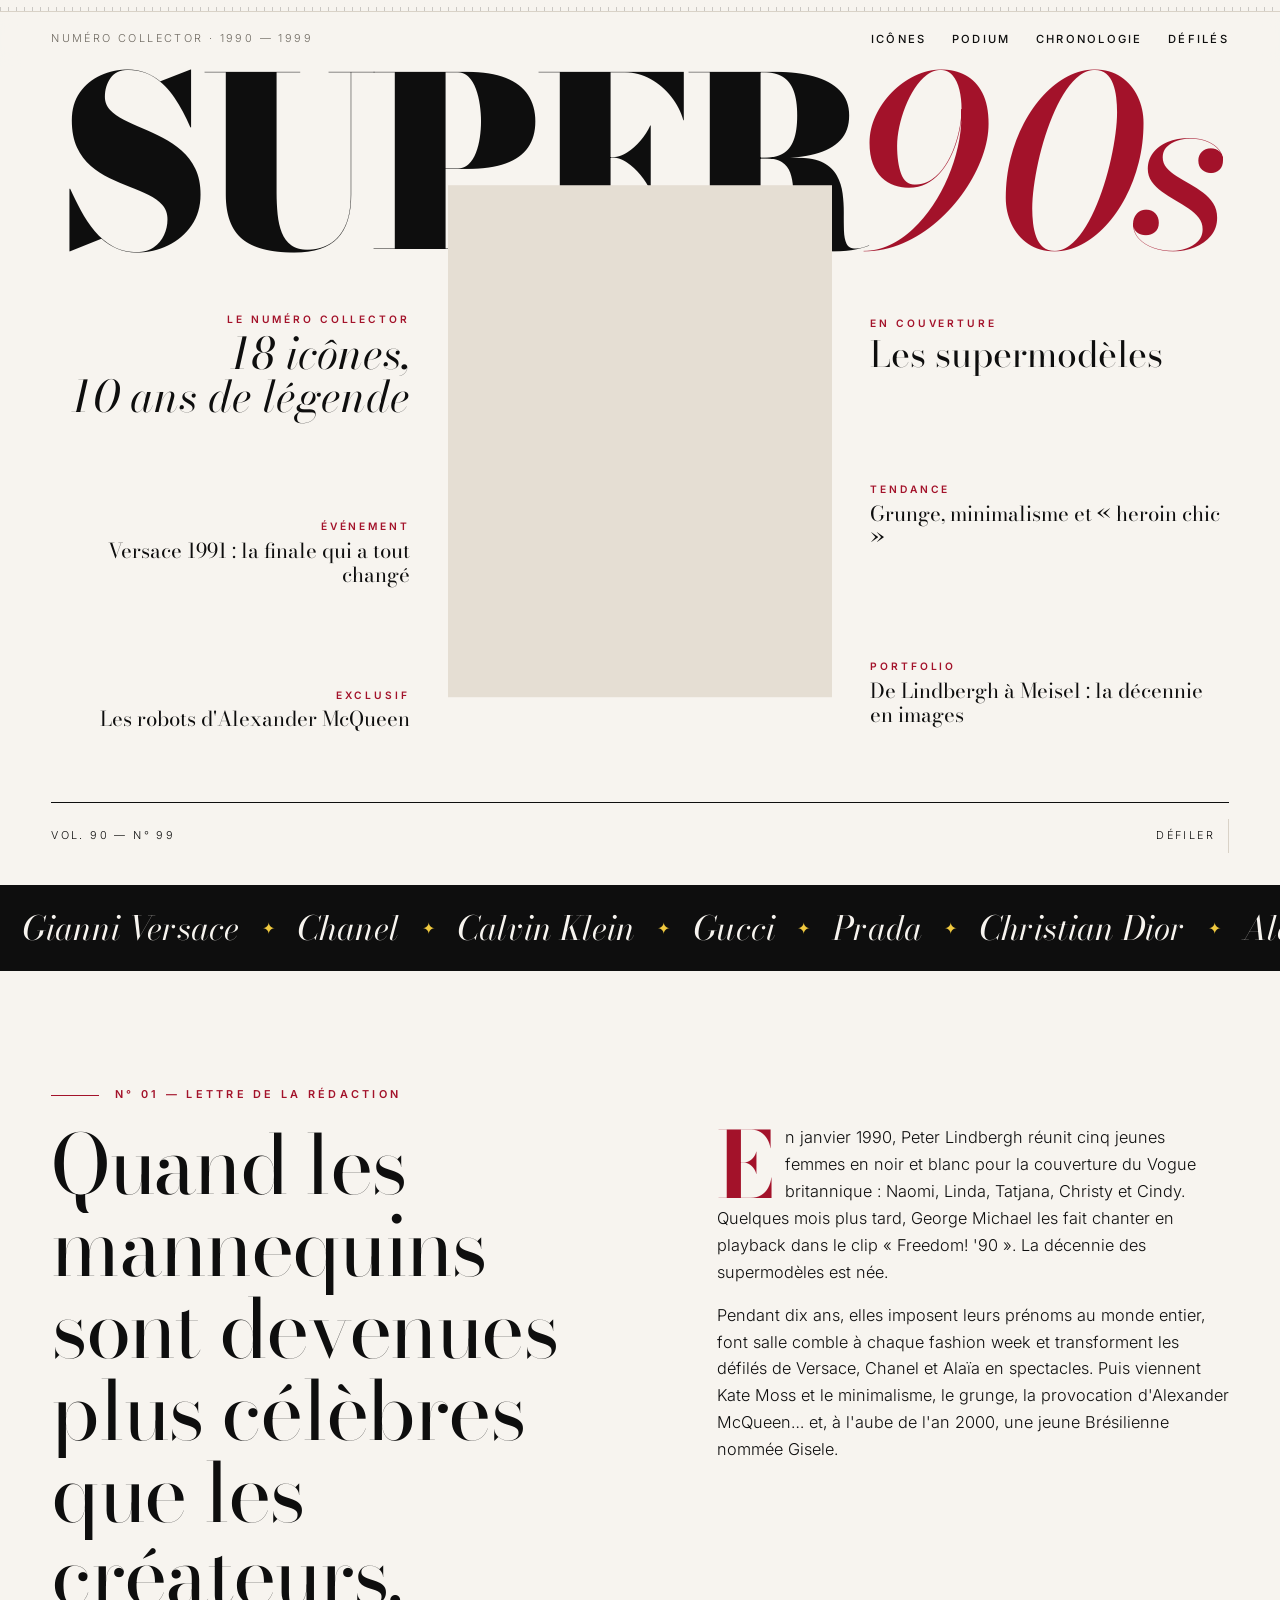
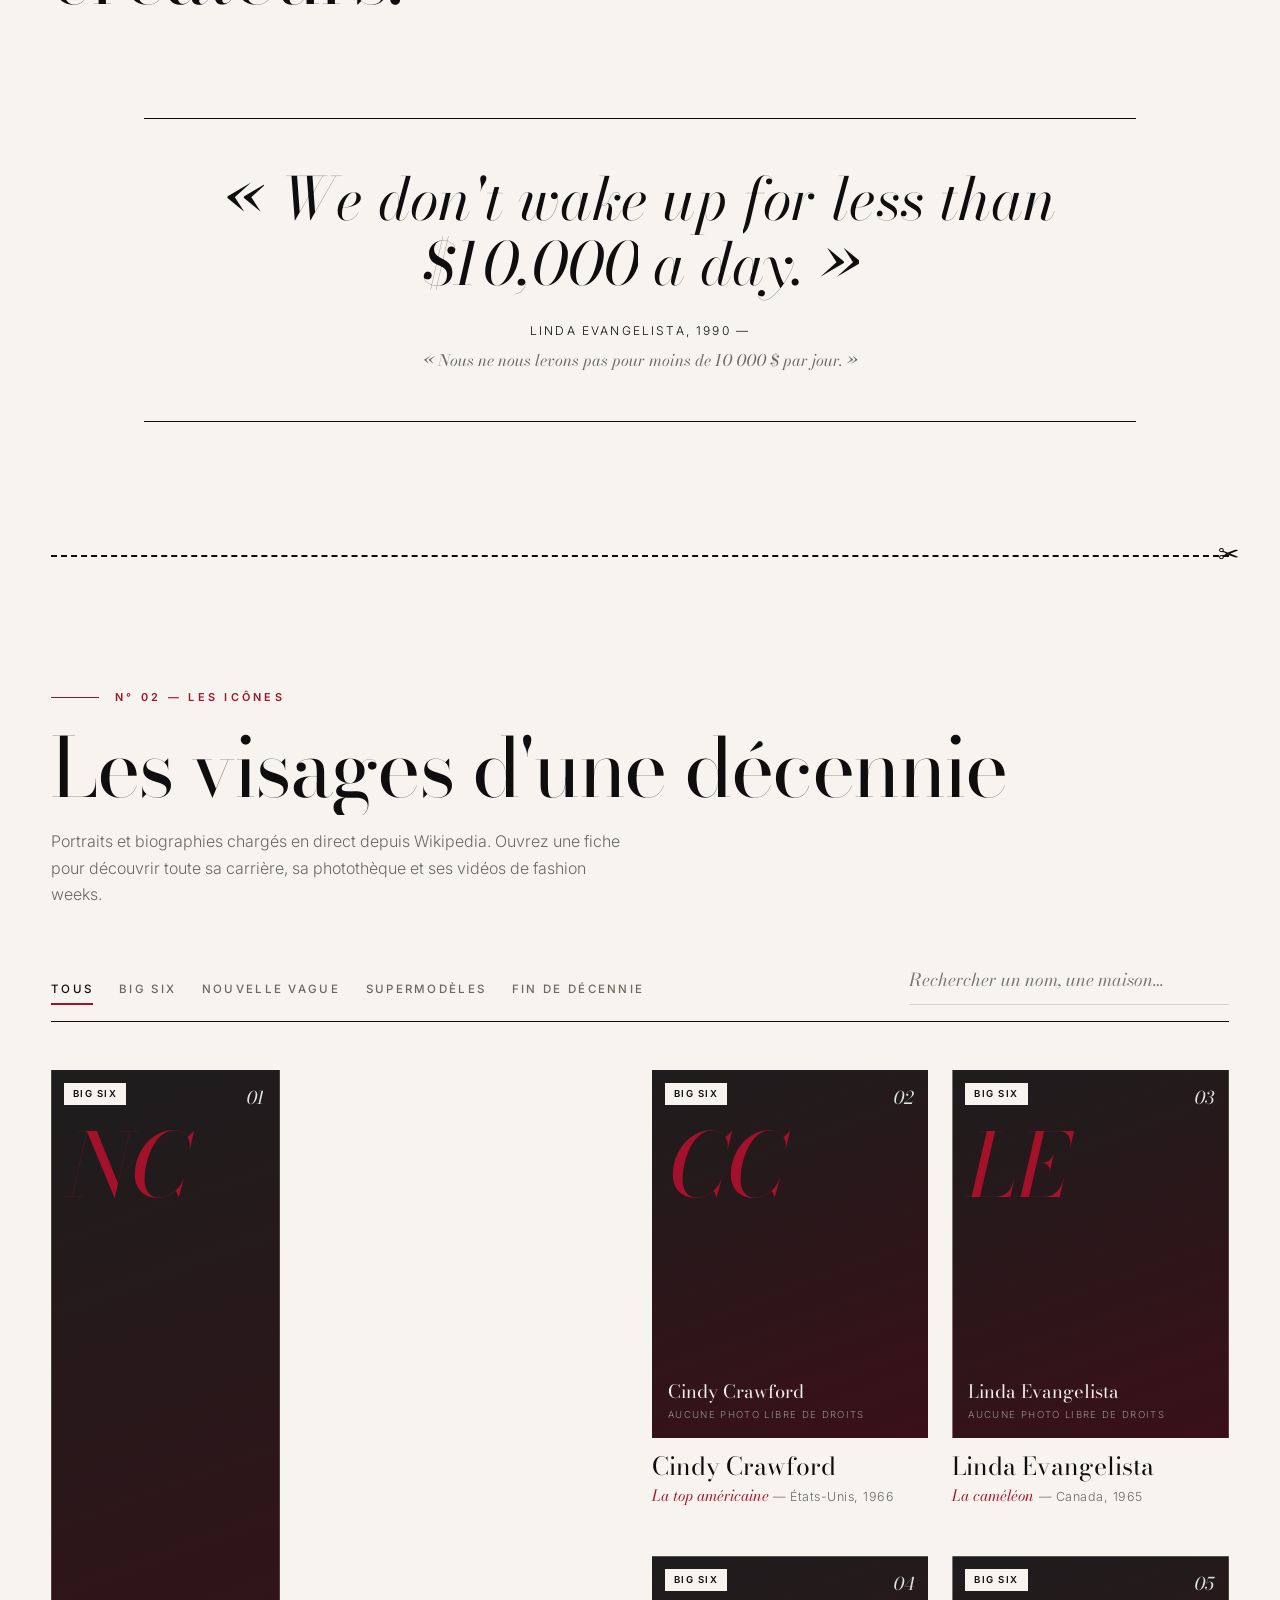
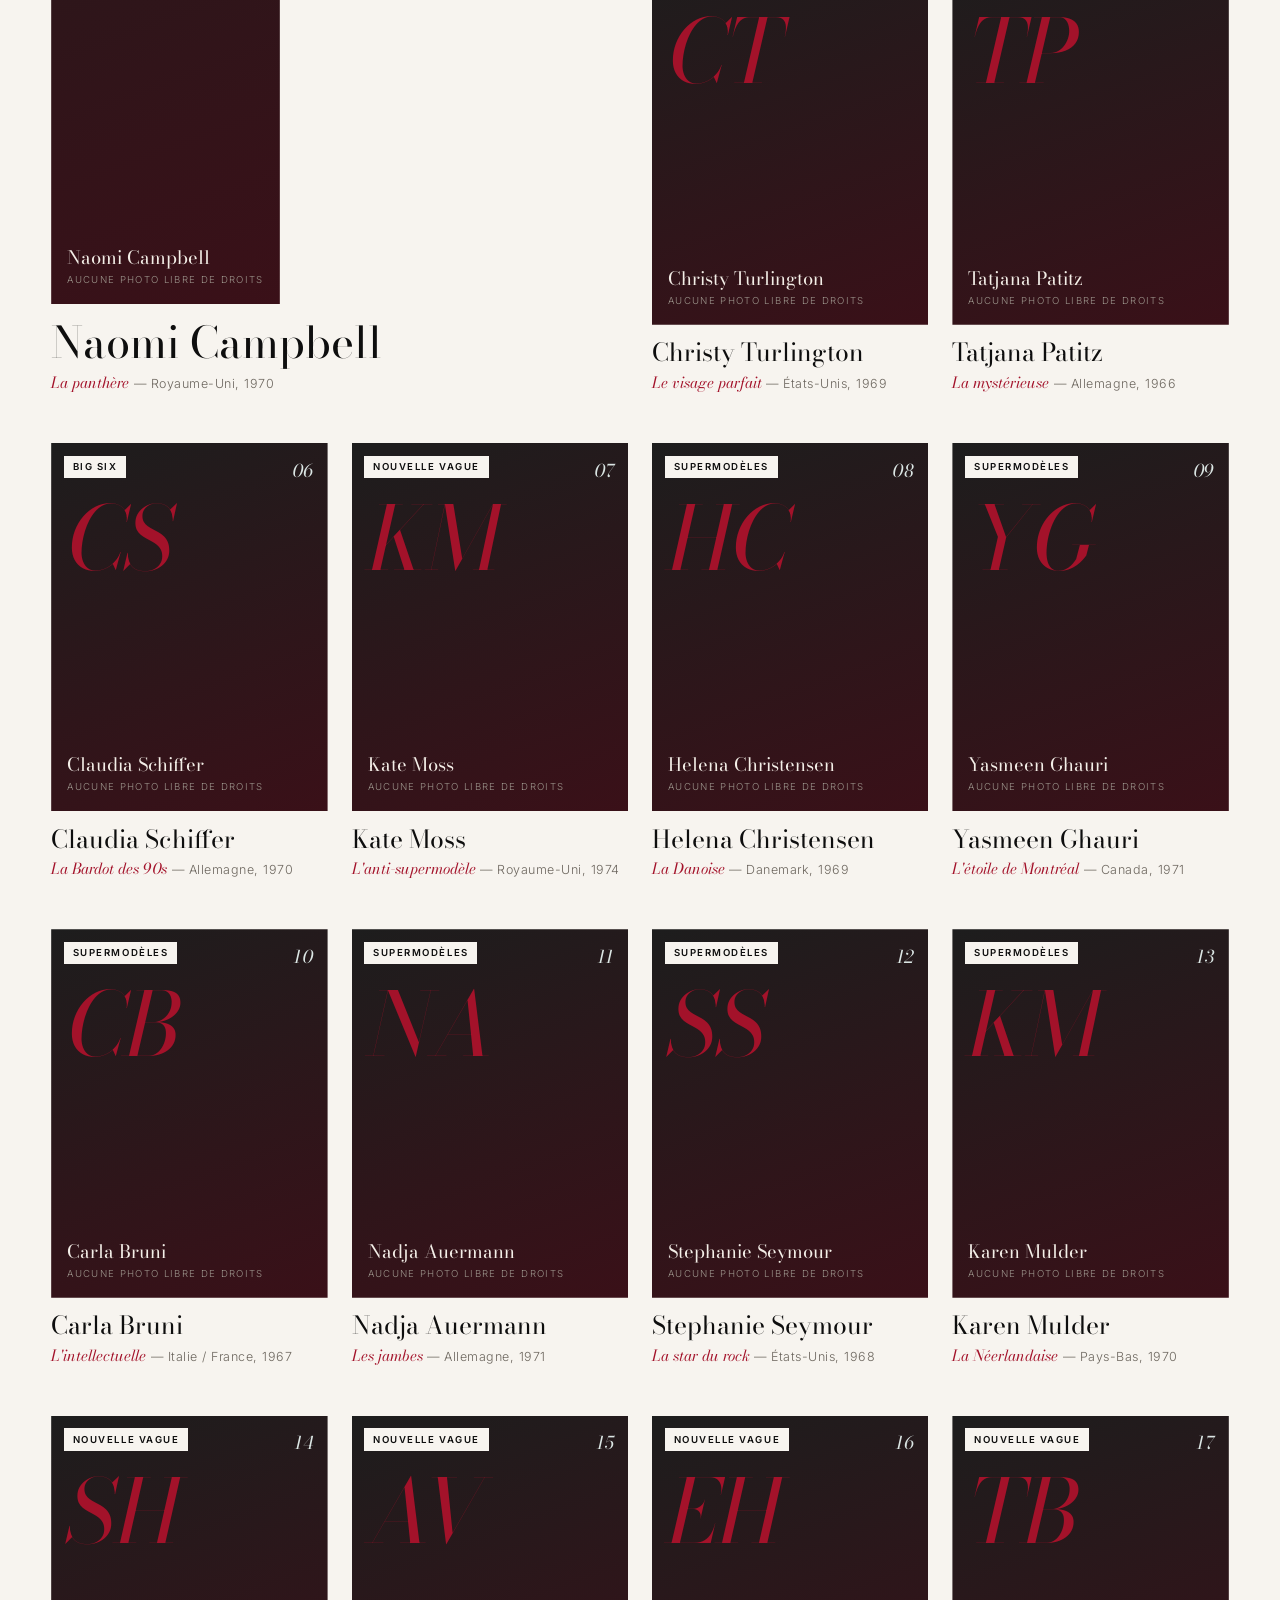
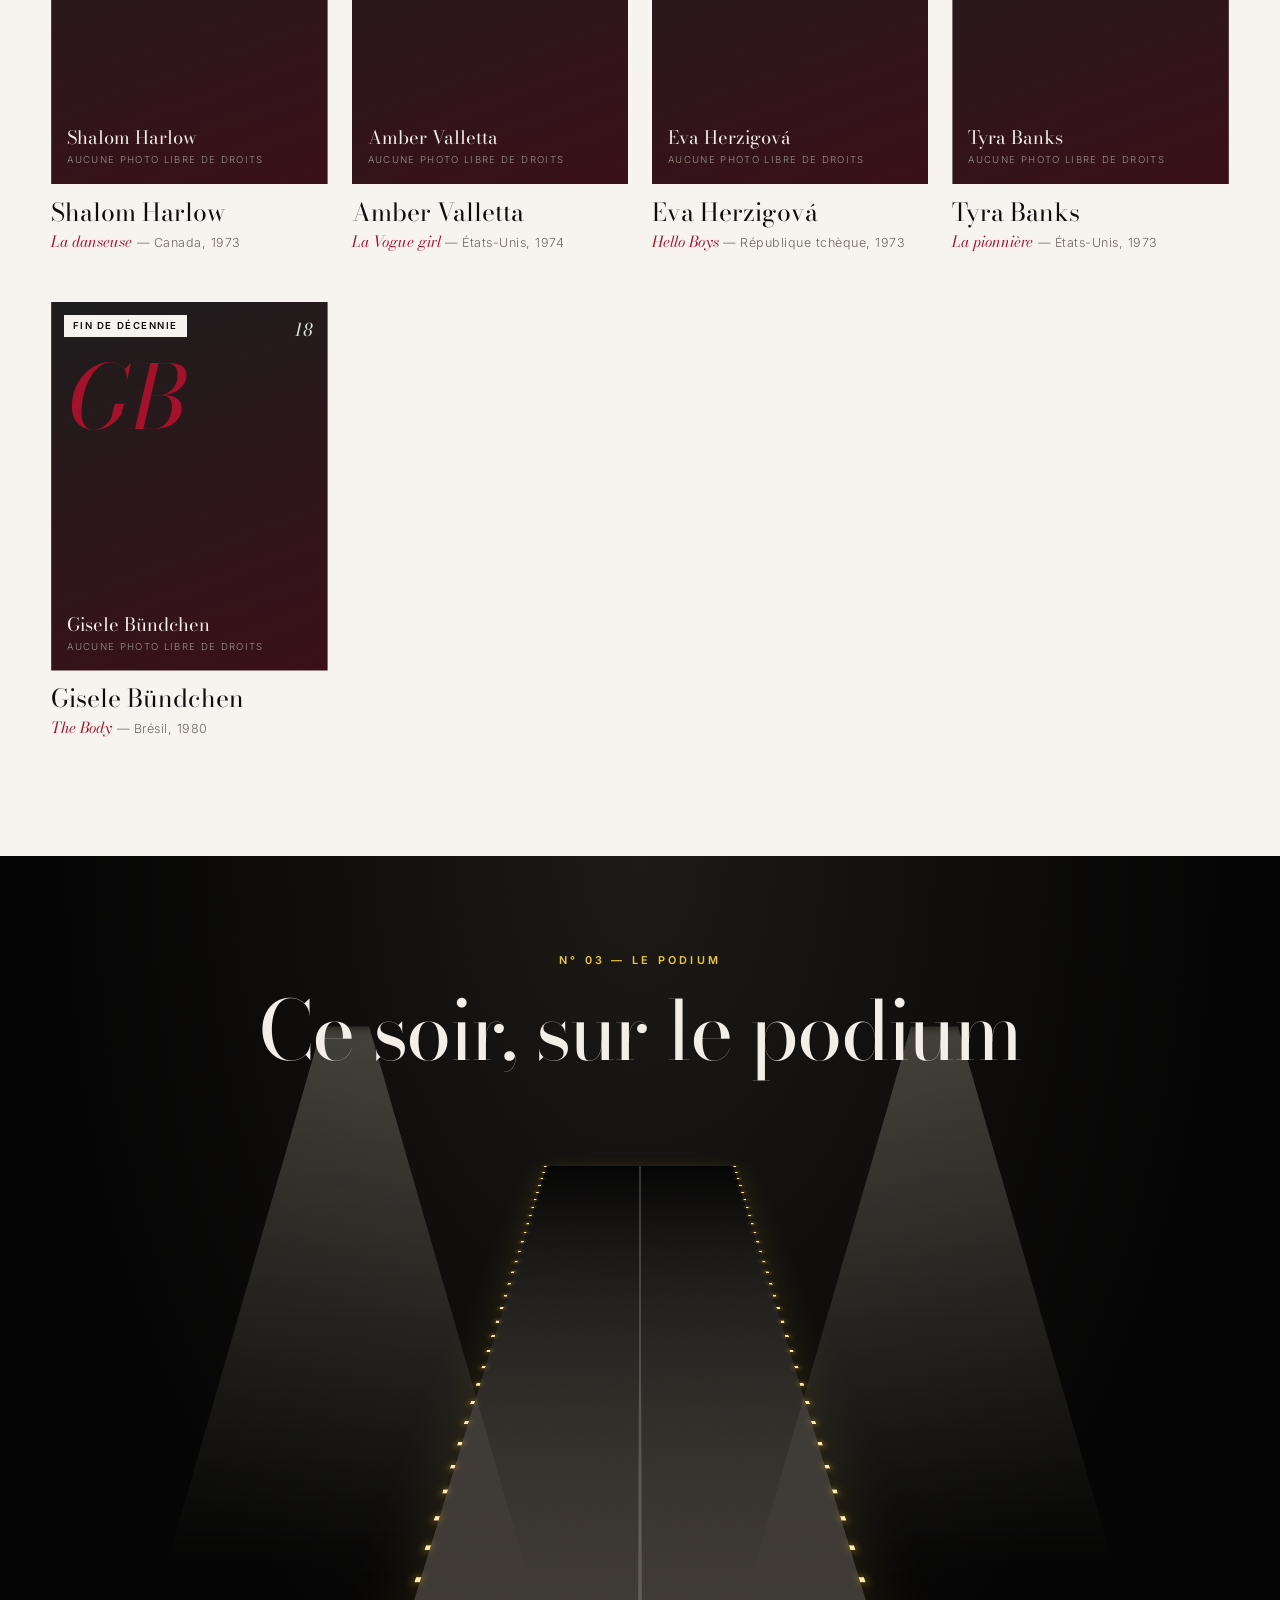
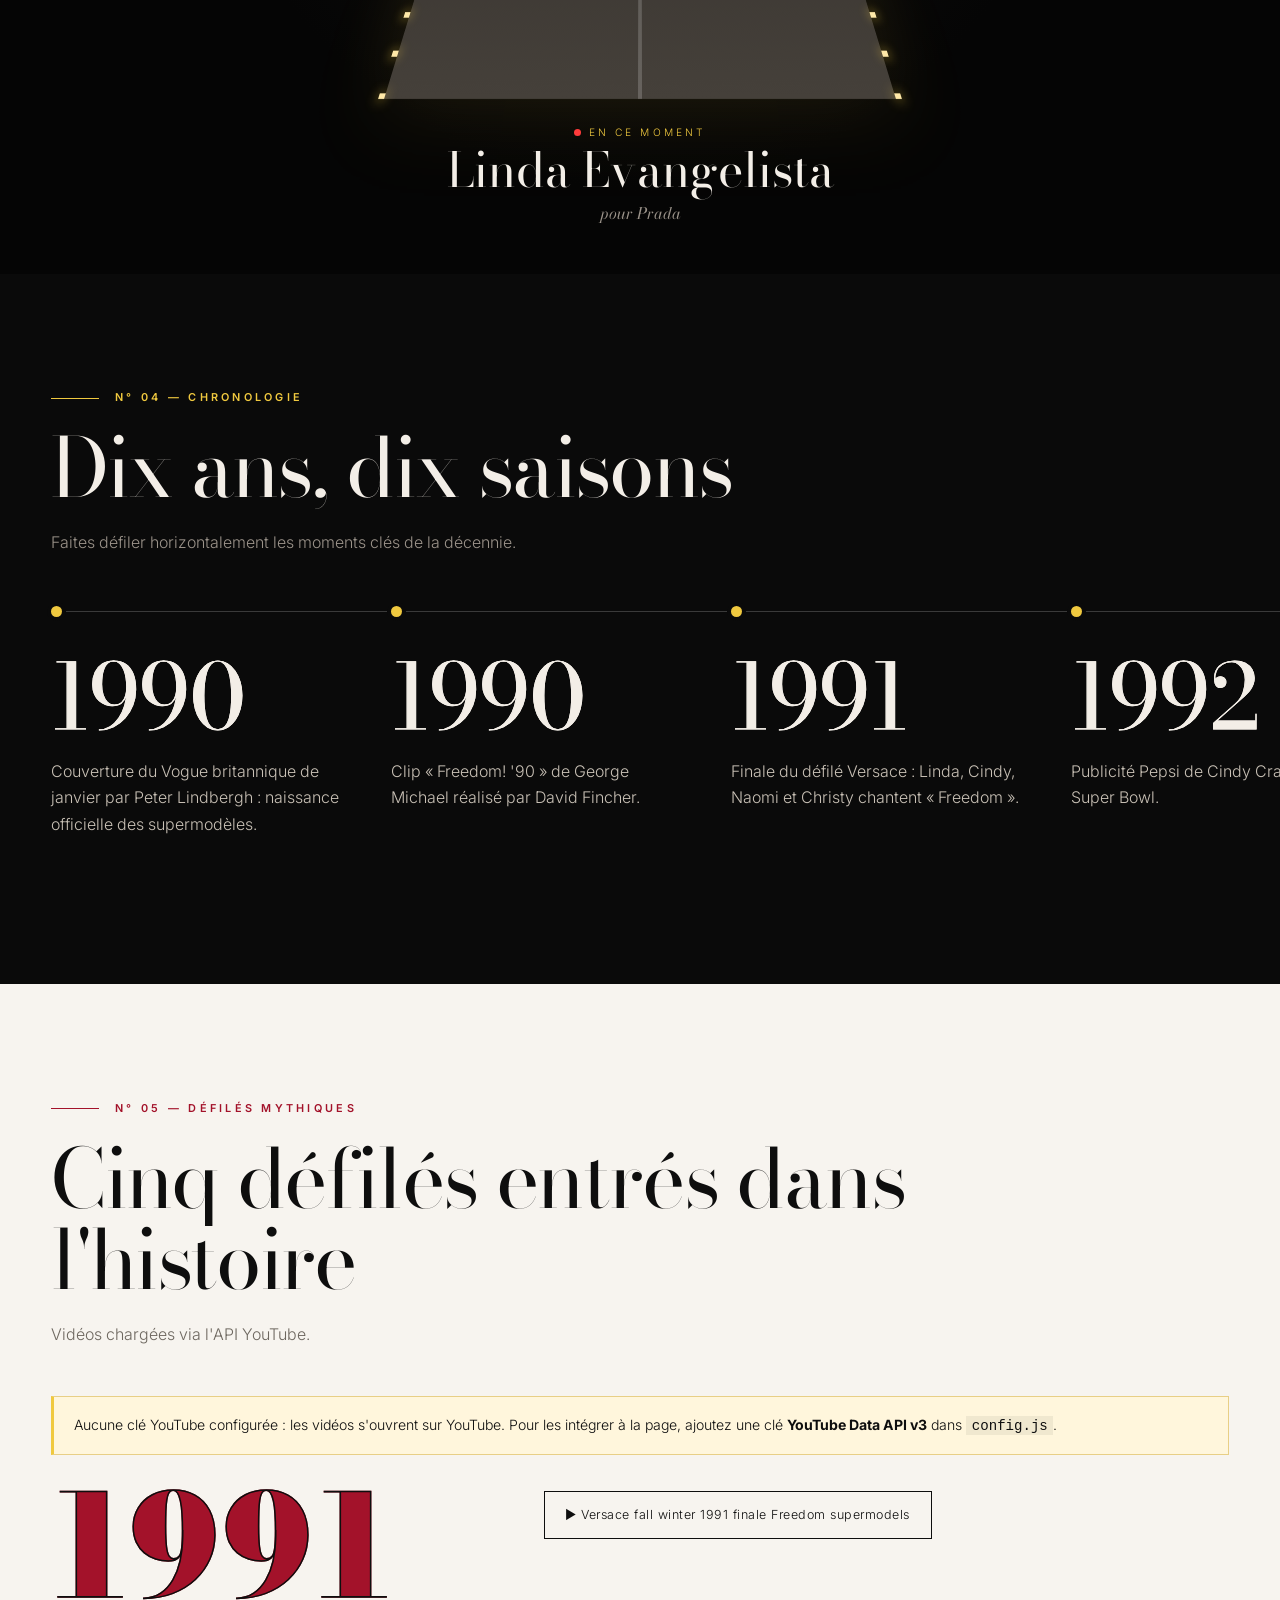
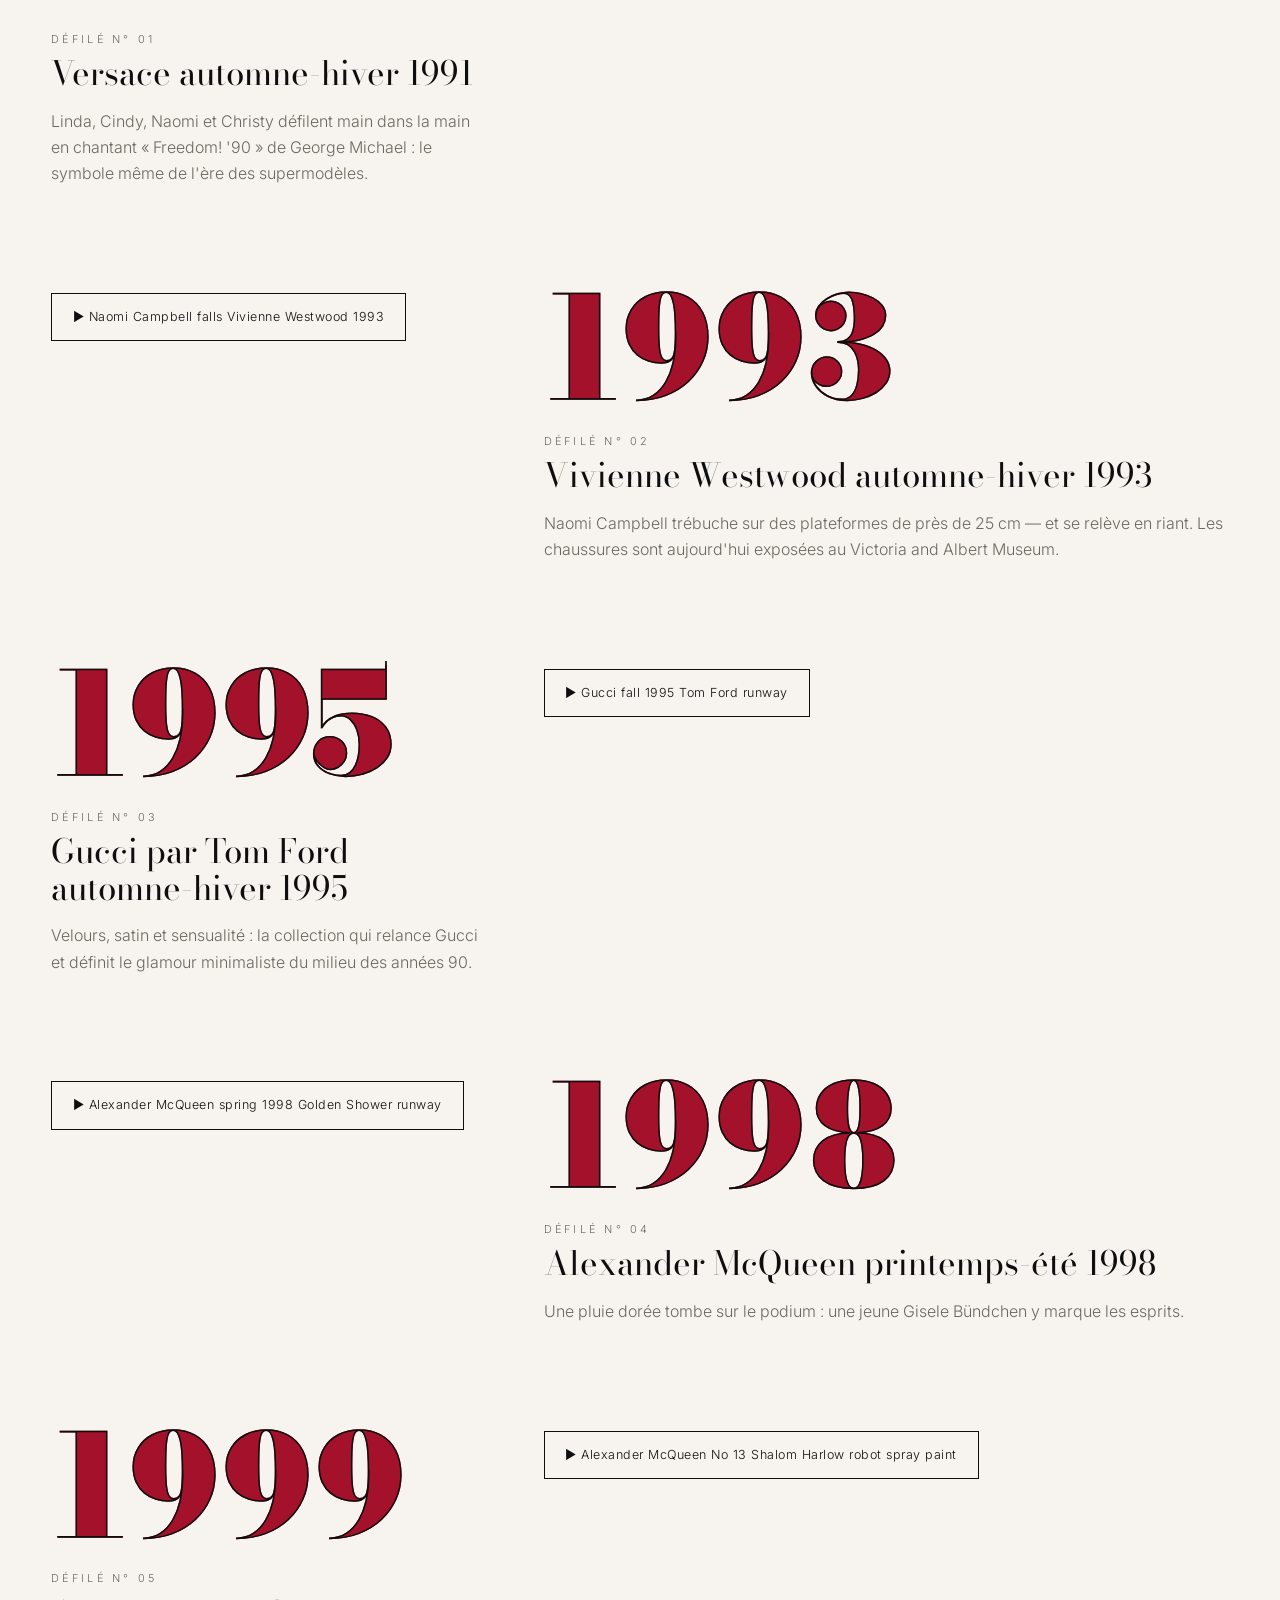
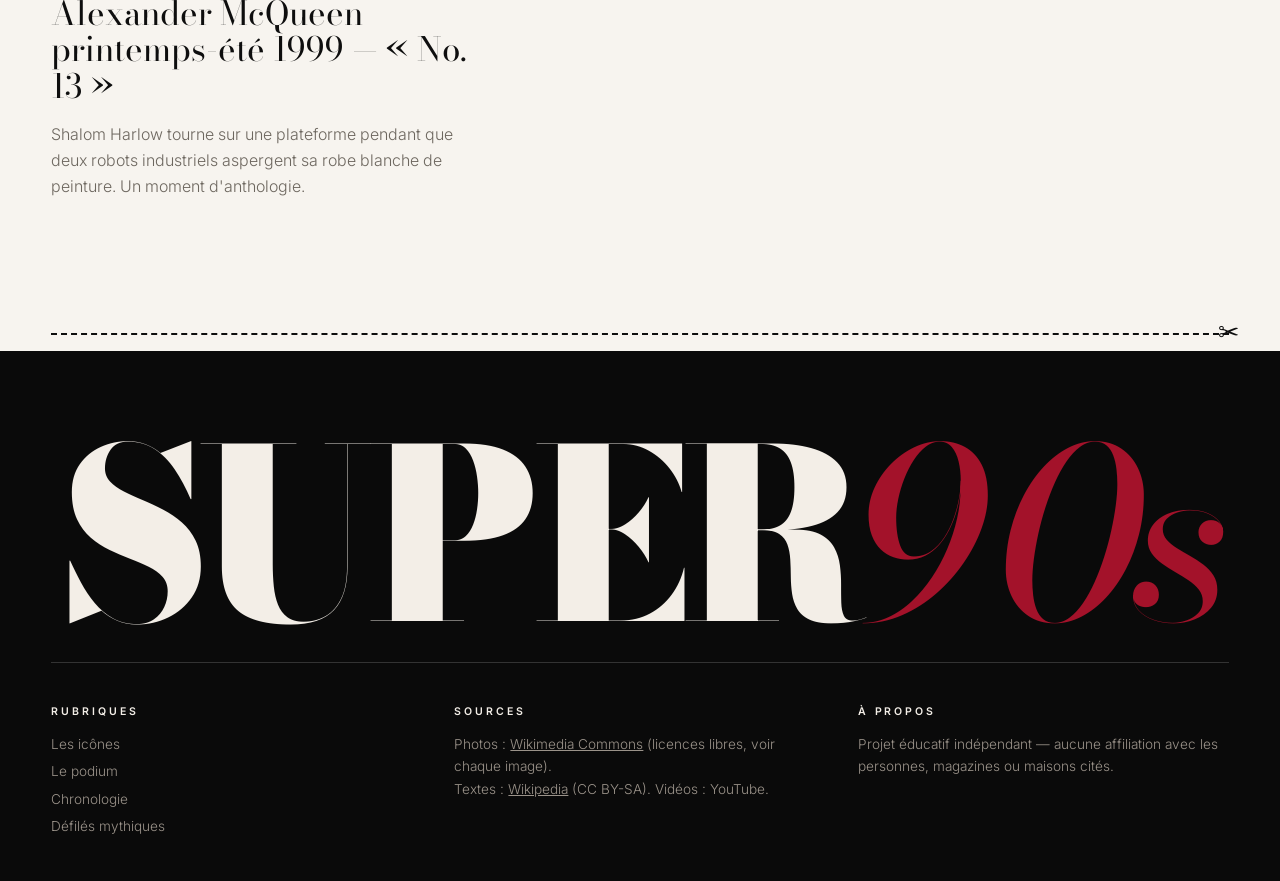
<file: projets/90s-fashion/index.html>
<!DOCTYPE html>
<html lang="fr">
<head>
  <meta charset="UTF-8">
  <meta name="viewport" content="width=device-width, initial-scale=1.0">
  <title>Supermodèles 90s</title>
  <meta name="description" content="Le numéro collector des supermodèles : les icônes de 1990 à 1999, leurs carrières, leurs photos et les défilés qui ont marqué la décennie.">
  <link rel="preconnect" href="https://fonts.googleapis.com">
  <link rel="preconnect" href="https://fonts.gstatic.com" crossorigin>
  <link href="https://fonts.googleapis.com/css2?family=Bodoni+Moda:ital,opsz,wght@0,6..96,400;0,6..96,500;0,6..96,700;0,6..96,900;1,6..96,400;1,6..96,500&family=Inter:wght@300;400;500;600&display=swap" rel="stylesheet">
  <link rel="stylesheet" href="style.css">
</head>
<body class="is-loading">

  <!-- Ouverture : le rideau du défilé -->
  <div class="intro" id="intro" aria-hidden="true">
    <div class="intro-flash"></div>
    <p class="intro-kicker">Paris · Milan · New York · Londres</p>
    <div class="intro-title" data-split-chars>SUPER 90s</div>
    <p class="intro-sub">Le défilé va commencer</p>
    <div class="intro-curtain intro-curtain-l"></div>
    <div class="intro-curtain intro-curtain-r"></div>
  </div>

  <!-- Ruban à mesurer : progression de lecture -->
  <div class="tape" aria-hidden="true">
    <div class="tape-fill" id="tape-fill"><span id="tape-cm">0 cm</span></div>
  </div>

  <div class="cursor" id="cursor" aria-hidden="true"><span>Voir</span></div>

  <header class="site-header" id="site-header">
    <div class="header-inner">
      <span class="header-date">Numéro collector · 1990 — 1999</span>
      <a href="#" class="logo">SUPER<em>90s</em></a>
      <nav>
        <a href="#icones">Icônes</a>
        <a href="#podium">Podium</a>
        <a href="#chronologie">Chronologie</a>
        <a href="#defiles">Défilés</a>
      </nav>
    </div>
  </header>

  <main>
    <!-- Couverture -->
    <section class="cover" id="cover">
      <h1 class="masthead" data-split-chars>SUPER<em>90s</em></h1>
      <div class="cover-stage">
        <div class="cover-photos" id="cover-photos"></div>
        <div class="cover-lines cover-lines-left">
          <p class="cover-line" style="--d:1">
            <span class="cl-kicker">Le numéro collector</span>
            <span class="cl-big">18 icônes,<br>10 ans de légende</span>
          </p>
          <p class="cover-line" style="--d:2">
            <span class="cl-kicker">Événement</span>
            Versace 1991 : la finale qui a tout changé
          </p>
          <p class="cover-line" style="--d:3">
            <span class="cl-kicker">Exclusif</span>
            Les robots d'Alexander McQueen
          </p>
        </div>
        <div class="cover-lines cover-lines-right">
          <p class="cover-line" style="--d:2">
            <span class="cl-kicker">En couverture</span>
            <span class="cl-name" id="cover-name">Les supermodèles</span>
          </p>
          <p class="cover-line" style="--d:3">
            <span class="cl-kicker">Tendance</span>
            Grunge, minimalisme et « heroin chic »
          </p>
          <p class="cover-line" style="--d:4">
            <span class="cl-kicker">Portfolio</span>
            De Lindbergh à Meisel : la décennie en images
          </p>
        </div>
      </div>
      <div class="cover-foot">
        <span>Vol. 90 — N° 99</span>
        <span class="cover-dots" id="cover-dots"></span>
        <a href="#icones" class="scroll-hint">Défiler <i></i></a>
      </div>
    </section>

    <!-- Bandeau des maisons -->
    <div class="marquee" aria-hidden="true">
      <div class="marquee-track" id="marquee"></div>
    </div>

    <!-- Lettre de la rédaction -->
    <section class="section editorial">
      <p class="section-num" data-reveal>N° 01 — Lettre de la rédaction</p>
      <div class="editorial-grid">
        <h2 class="display" data-split-words>Quand les mannequins sont devenues plus célèbres que les créateurs.</h2>
        <div class="editorial-text" data-reveal>
          <p class="dropcap">En janvier 1990, Peter Lindbergh réunit cinq jeunes femmes en noir et blanc pour la couverture du Vogue britannique : Naomi, Linda, Tatjana, Christy et Cindy. Quelques mois plus tard, George Michael les fait chanter en playback dans le clip « Freedom! '90 ». La décennie des supermodèles est née.</p>
          <p>Pendant dix ans, elles imposent leurs prénoms au monde entier, font salle comble à chaque fashion week et transforment les défilés de Versace, Chanel et Alaïa en spectacles. Puis viennent Kate Moss et le minimalisme, le grunge, la provocation d'Alexander McQueen… et, à l'aube de l'an 2000, une jeune Brésilienne nommée Gisele.</p>
        </div>
      </div>
      <figure class="pullquote" data-reveal>
        <blockquote data-split-words>« We don't wake up for less than $10,000 a day. »</blockquote>
        <figcaption>Linda Evangelista, 1990 — <em>« Nous ne nous levons pas pour moins de 10 000 $ par jour. »</em></figcaption>
      </figure>
    </section>

    <div class="stitch" data-reveal aria-hidden="true"><span class="scissors">✂</span></div>

    <!-- Les icônes -->
    <section id="icones" class="section">
      <div class="section-head">
        <p class="section-num" data-reveal>N° 02 — Les icônes</p>
        <h2 class="display" data-split-words>Les visages d'une décennie</h2>
        <p class="section-lead" data-reveal>Portraits et biographies chargés en direct depuis Wikipedia. Ouvrez une fiche pour découvrir toute sa carrière, sa photothèque et ses vidéos de fashion weeks.</p>
      </div>
      <div class="filters" data-reveal>
        <div class="chips" id="chips"></div>
        <label class="search">
          <span class="visually-hidden">Rechercher</span>
          <input type="search" id="search" placeholder="Rechercher un nom, une maison…">
        </label>
      </div>
      <div class="grid" id="grid"></div>
    </section>

    <!-- Le podium animé -->
    <section id="podium" class="podium" aria-label="Podium animé">
      <div class="podium-head">
        <p class="section-num">N° 03 — Le podium</p>
        <h2 class="display">Ce soir, sur le podium</h2>
      </div>
      <div class="runway" id="runway">
        <div class="spot spot-l"></div>
        <div class="spot spot-r"></div>
        <div class="runway-floor"></div>
        <div class="runway-models" id="runway-models"></div>
        <div class="flashes" id="flashes"></div>
      </div>
      <div class="podium-caption">
        <span class="pc-label">En ce moment</span>
        <span class="pc-name" id="runway-name">—</span>
        <span class="pc-house" id="runway-house"></span>
      </div>
    </section>

    <!-- Chronologie -->
    <section id="chronologie" class="section section-dark">
      <div class="section-head">
        <p class="section-num" data-reveal>N° 04 — Chronologie</p>
        <h2 class="display" data-split-words>Dix ans, dix saisons</h2>
        <p class="section-lead" data-reveal>Faites défiler horizontalement les moments clés de la décennie.</p>
      </div>
      <div class="timeline-wrap">
        <ol class="timeline" id="timeline"></ol>
      </div>
    </section>

    <!-- Défilés -->
    <section id="defiles" class="section">
      <div class="section-head">
        <p class="section-num" data-reveal>N° 05 — Défilés mythiques</p>
        <h2 class="display" data-split-words>Cinq défilés entrés dans l'histoire</h2>
        <p class="section-lead" data-reveal>Vidéos chargées via l'API YouTube.</p>
      </div>
      <div id="api-notice" class="notice" hidden></div>
      <div class="shows" id="shows"></div>
    </section>

    <div class="stitch" data-reveal aria-hidden="true"><span class="scissors">✂</span></div>
  </main>

  <footer class="site-footer">
    <div class="footer-mast">SUPER<em>90s</em></div>
    <div class="footer-cols">
      <div>
        <h4>Rubriques</h4>
        <a href="#icones">Les icônes</a>
        <a href="#podium">Le podium</a>
        <a href="#chronologie">Chronologie</a>
        <a href="#defiles">Défilés mythiques</a>
      </div>
      <div>
        <h4>Sources</h4>
        <p>Photos : <a href="https://commons.wikimedia.org" target="_blank" rel="noopener">Wikimedia Commons</a> (licences libres, voir chaque image).</p>
        <p>Textes : <a href="https://fr.wikipedia.org" target="_blank" rel="noopener">Wikipedia</a> (CC BY-SA). Vidéos : YouTube.</p>
      </div>
      <div>
        <h4>À propos</h4>
        <p>Projet éducatif indépendant — aucune affiliation avec les personnes, magazines ou maisons cités.</p>
      </div>
    </div>
  </footer>

  <dialog id="modal" class="modal">
    <button class="modal-close" id="modal-close" aria-label="Fermer">&times;</button>
    <div id="modal-body"></div>
  </dialog>

  <dialog id="lightbox" class="lightbox">
    <button class="lb-btn" id="lb-close" aria-label="Fermer">&times;</button>
    <button class="lb-btn" id="lb-prev" aria-label="Photo précédente">&#8249;</button>
    <figure id="lightbox-body"></figure>
    <button class="lb-btn" id="lb-next" aria-label="Photo suivante">&#8250;</button>
  </dialog>

  <script src="config.js"></script>
  <script src="data.js"></script>
  <script src="carrieres.js"></script>
  <script src="animations.js"></script>
  <script src="app.js"></script>
</body>
</html>
</file>
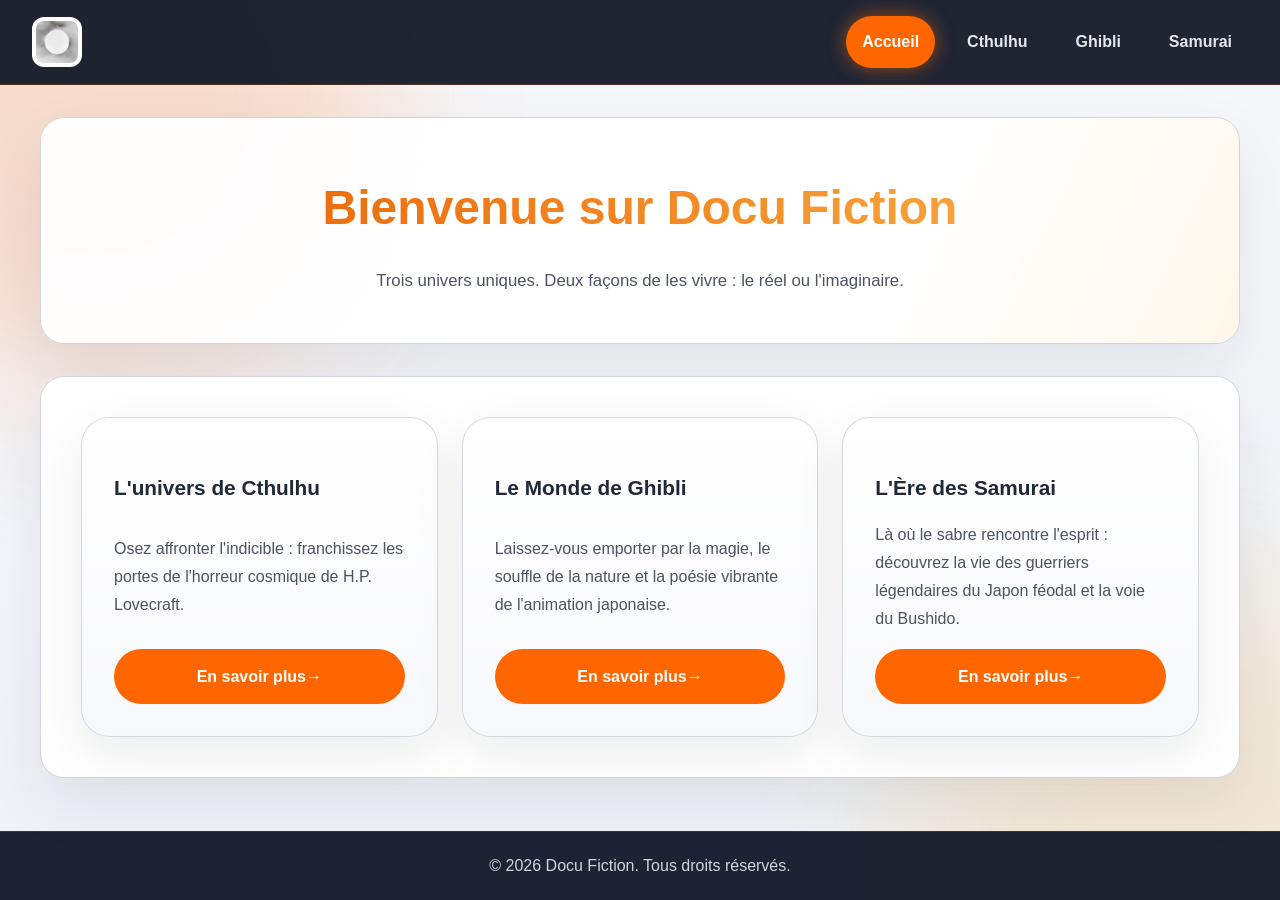
<file: projets/docu-fiction/index.html>
<!DOCTYPE html>
<html lang="fr">
<head>
    <meta charset="UTF-8">
    <meta name="viewport" content="width=device-width, initial-scale=1.0">
    <title>Docu Fiction - Accueil</title>
    <link rel="stylesheet" href="style.css">
</head>
<body>
    <header>
        <div class="logo-container">
            <img src="logophoto.avif" alt="Logo Docu Fiction" class="logo">
        </div>
        <nav>
            <ul>
                <li><a href="index.html" class="active">Accueil</a></li>
                <li><a href="cthulhu.html">Cthulhu</a></li>
                <li><a href="ghibli.html">Ghibli</a></li>
                <li><a href="samurai.html">Samurai</a></li>
            </ul>
        </nav>
    </header>

    <main>
        <section class="hero">
            <h1>Bienvenue sur Docu Fiction</h1>
            <p>Trois univers uniques. Deux façons de les vivre : le réel ou l'imaginaire.</p>
        </section>

        <section class="content-page">
            <div class="grid-container">
                <div class="card">
                    <h3>L'univers de Cthulhu</h3>
                    <p>Osez affronter l'indicible : franchissez les portes de l'horreur cosmique de H.P. Lovecraft.</p>
                    <a href="cthulhu.html" class="btn">En savoir plus</a>
                </div>
            <div class="card">
                <h3>Le Monde de Ghibli</h3>
                <p>Laissez-vous emporter par la magie, le souffle de la nature et la poésie vibrante de l'animation japonaise.</p>
                <a href="ghibli.html" class="btn">En savoir plus</a>
            </div>
            <div class="card">
                <h3>L'Ère des Samurai</h3>
                <p>Là où le sabre rencontre l'esprit : découvrez la vie des guerriers légendaires du Japon féodal et la voie du Bushido.</p>
                <a href="samurai.html" class="btn">En savoir plus</a>
            </div>
            </div>
        </section>
    </main>

    <footer>
        <p>&copy; 2026 Docu Fiction. Tous droits réservés.</p>
    </footer>

</body>
</html>
</file>
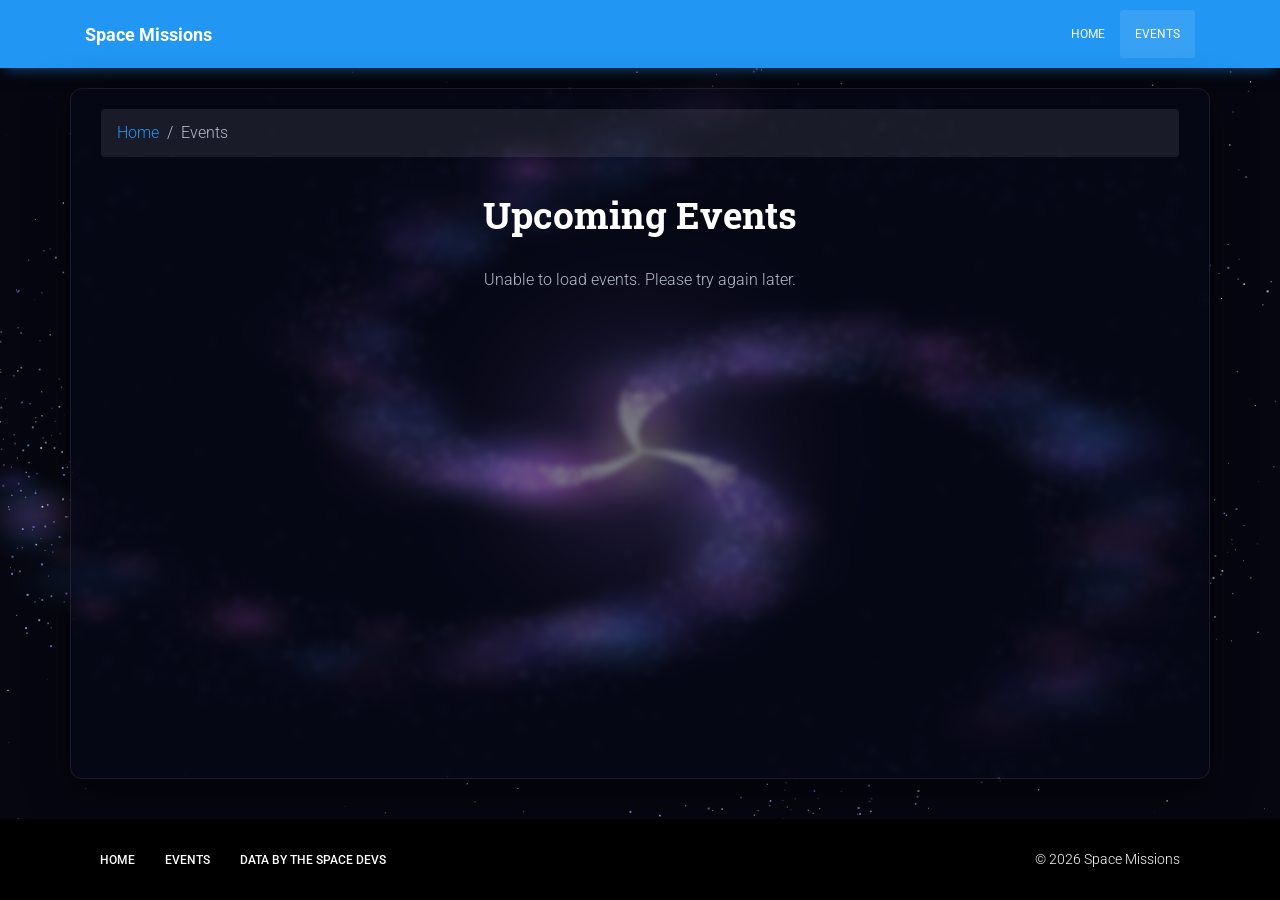
<file: projets/space-events/index.html>
<!DOCTYPE html>
<html lang="en">
<head>
    <meta charset="UTF-8">
    <meta name="viewport" content="width=device-width, initial-scale=1.0">
    <link rel="preconnect" href="https://fonts.googleapis.com">
    <link rel="preconnect" href="https://fonts.gstatic.com" crossorigin>
    <link rel="stylesheet" href="https://fonts.googleapis.com/css2?family=Roboto:wght@300;400;500;700&family=Roboto+Slab:wght@700&display=swap">
    <link rel="stylesheet" href="https://fonts.googleapis.com/icon?family=Material+Icons">
    <link rel="stylesheet" href="css/style.css">
    <script src="js/galaxy.js" defer></script>
    <script src="js/nasaInjectionScript.js" defer></script>
    <title>Upcoming Space Events</title>
</head>
<body>

    <!-- Animated galaxy background (decorative) -->
    <canvas id="galaxy-background" aria-hidden="true"></canvas>

    <nav class="navbar">
        <div class="container navbar-inner">
            <a class="navbar-brand" href="index.html"><b>Space Missions</b></a>
            <ul class="navbar-links">
                <li><a href="index.html">Home</a></li>
                <li><a href="#events" class="active">Events</a></li>
            </ul>
        </div>
    </nav>

    <main id="events" class="container">
        <nav aria-label="breadcrumb">
            <ol class="breadcrumb">
                <li class="breadcrumb-item"><a href="index.html">Home</a></li>
                <li class="breadcrumb-item active" aria-current="page">Events</li>
            </ol>
        </nav>

        <h1 class="title">Upcoming Events</h1>

        <!-- Injection de l'API -->
        <div id="events-container">
            <p class="events-status">Loading events...</p>
        </div>
    </main>

    <footer class="footer">
        <div class="container footer-inner">
            <ul class="footer-links">
                <li><a href="index.html">Home</a></li>
                <li><a href="#events">Events</a></li>
                <li><a href="https://thespacedevs.com/" target="_blank" rel="noopener noreferrer">Data by The Space Devs</a></li>
            </ul>
            <p class="copyright">&copy; 2026 Space Missions</p>
        </div>
    </footer>

</body>
</html>
</file>
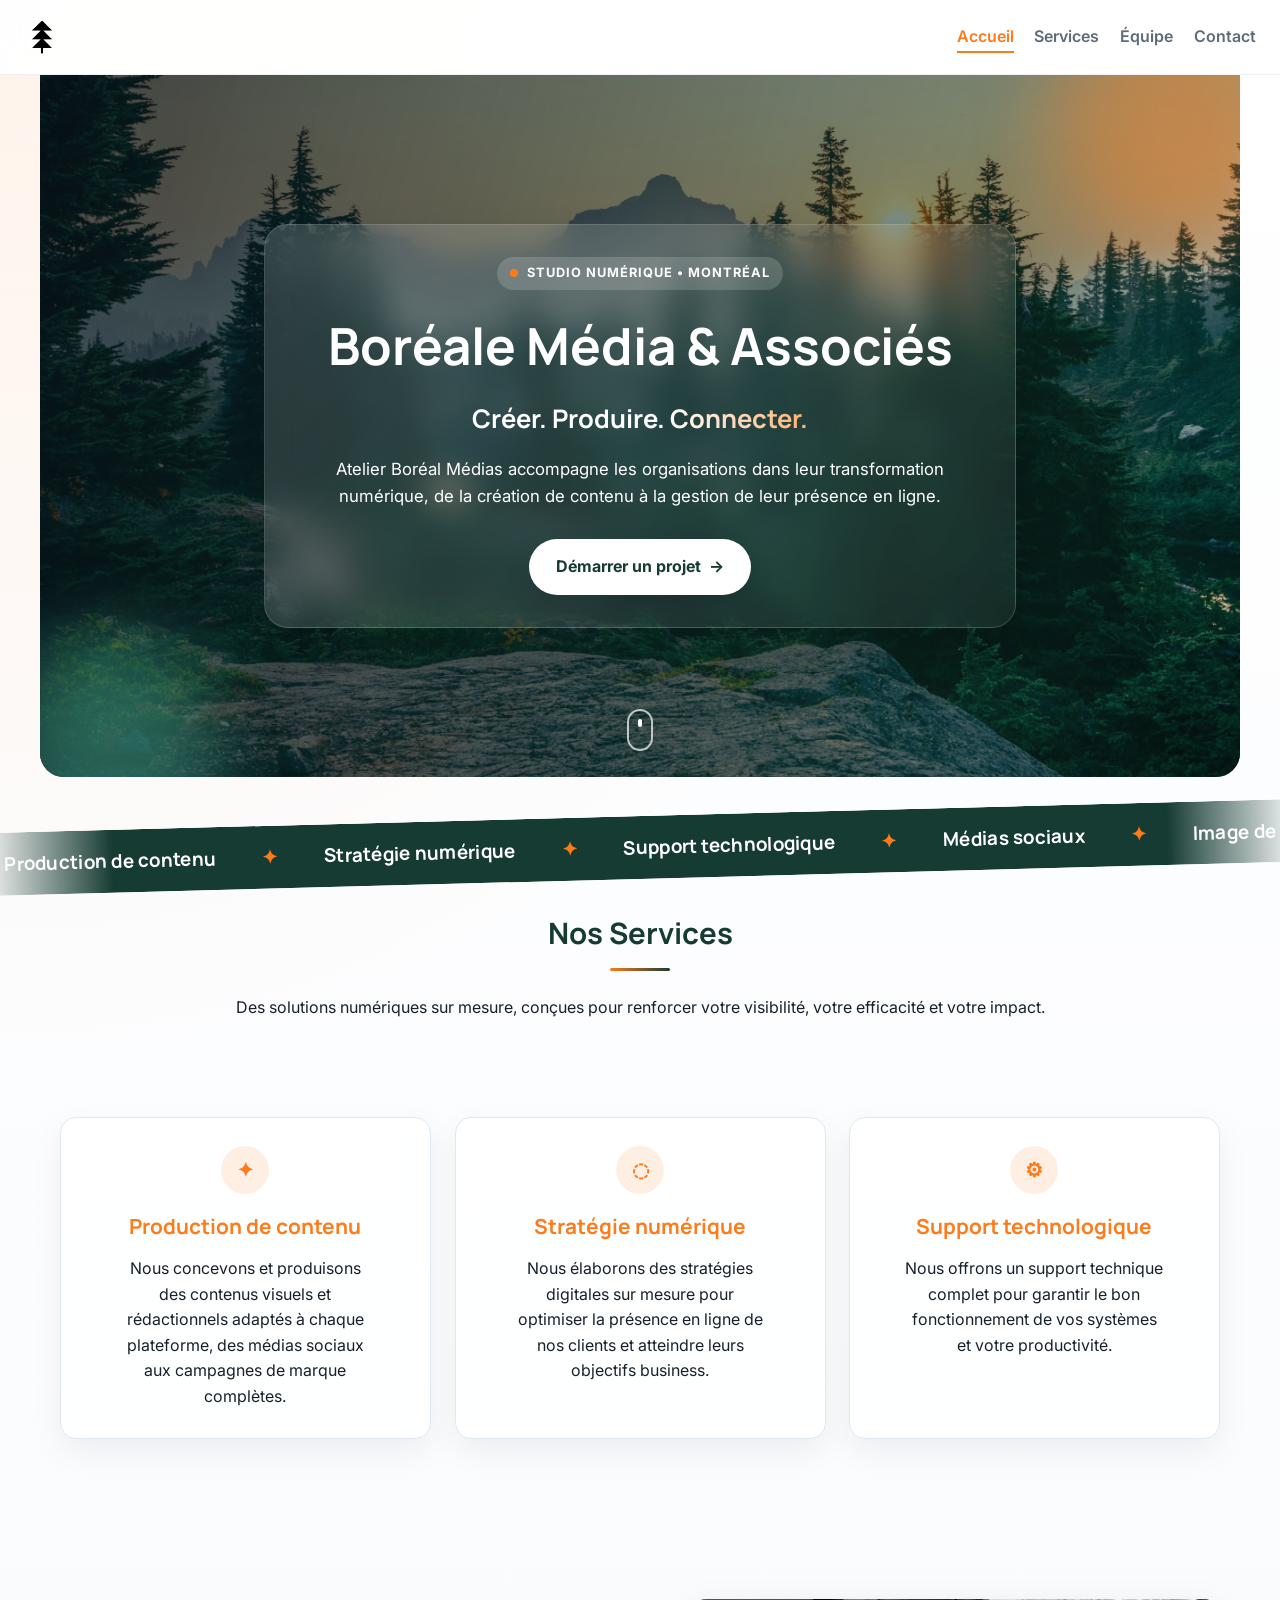
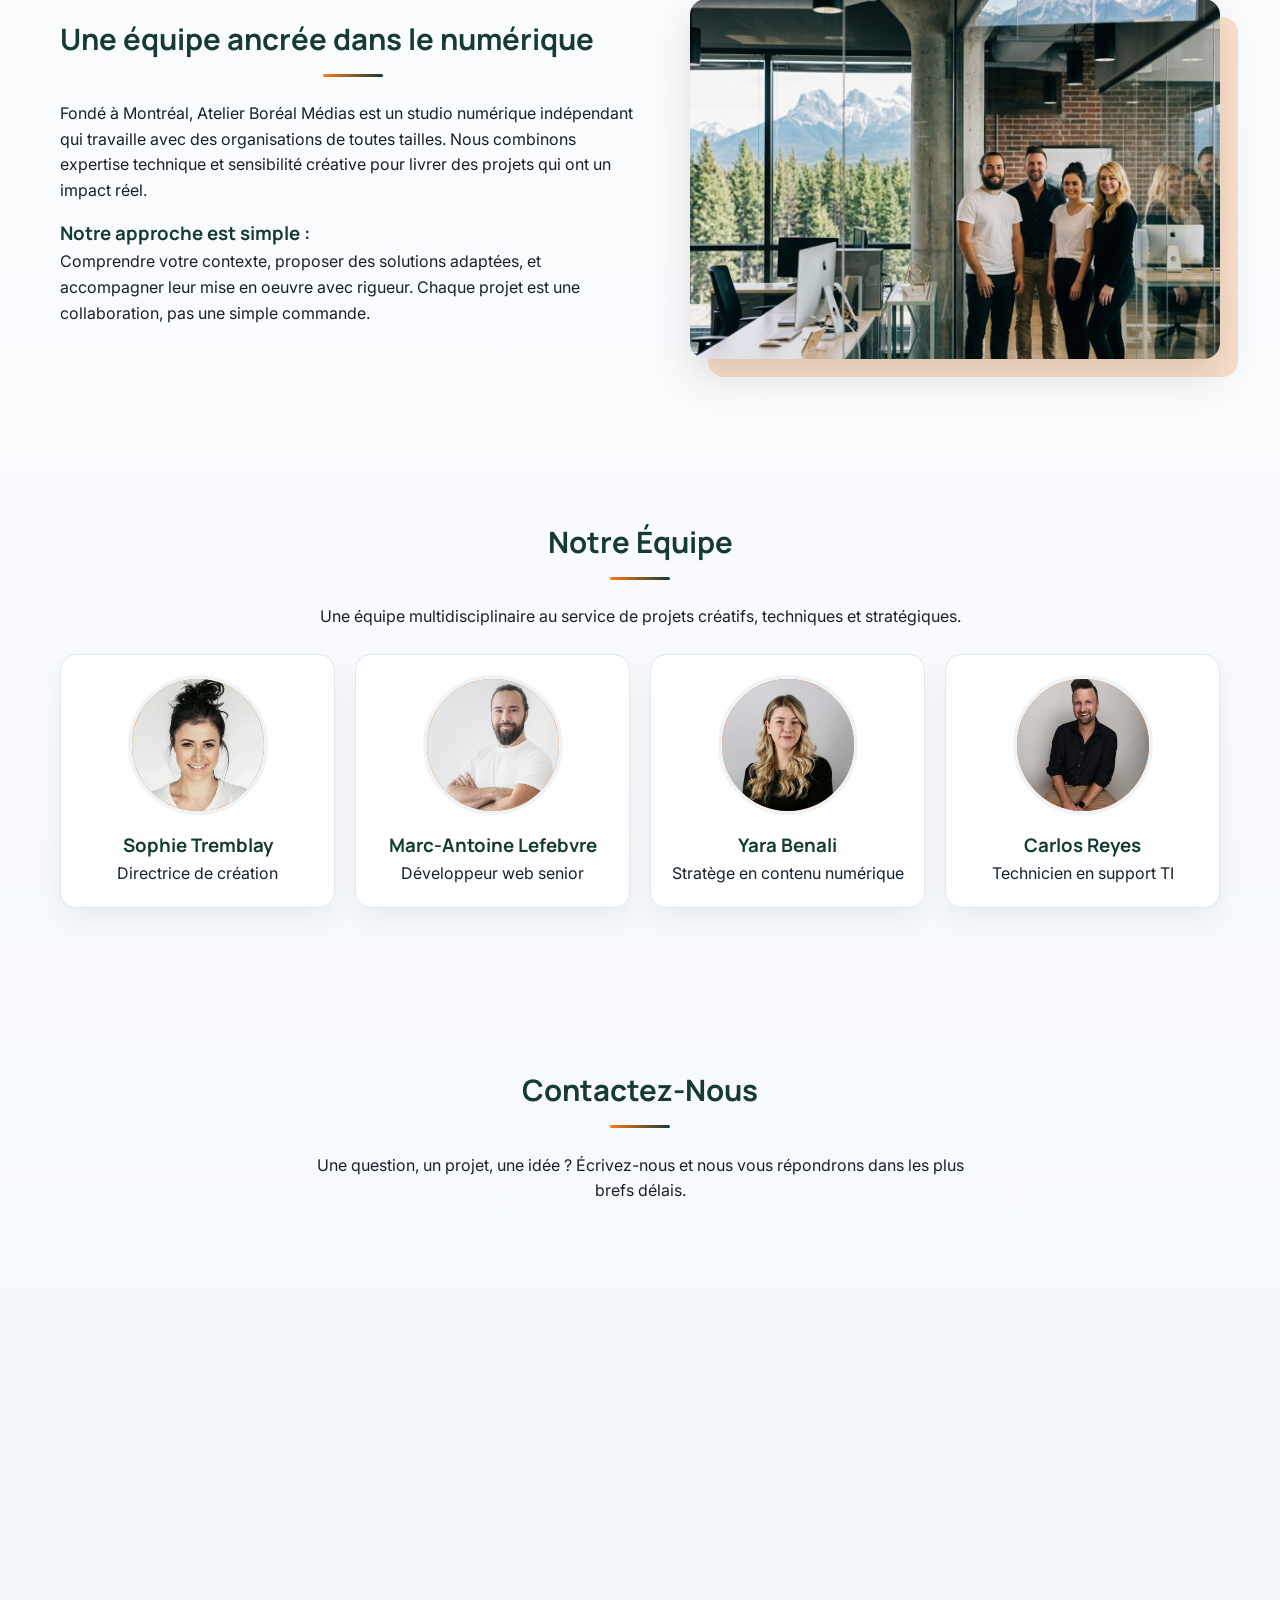
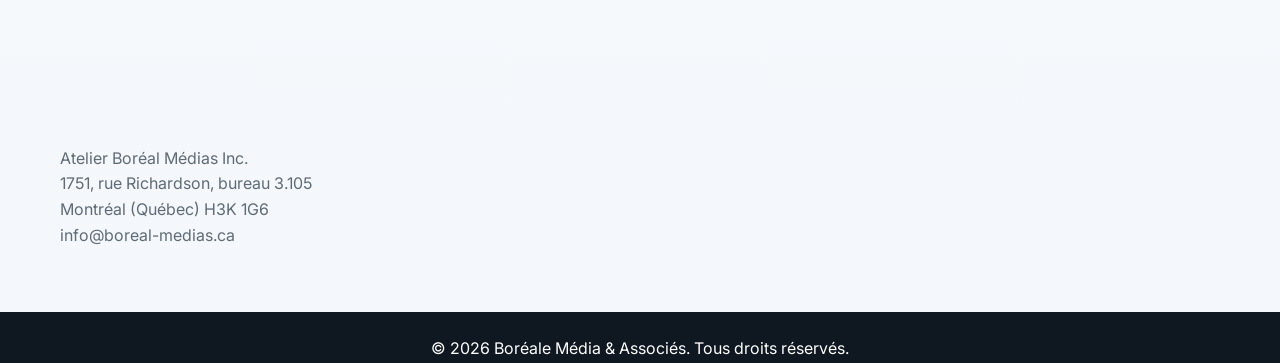
<file: projets/boreale-media/abm.html>
<!DOCTYPE html>
<html lang="fr">
<head>
    <meta charset="UTF-8">
    <meta name="viewport" content="width=device-width, initial-scale=1.0">
    <title>Boréale Média & Associés</title>
    <link rel="preconnect" href="https://fonts.googleapis.com">
    <link rel="preconnect" href="https://fonts.gstatic.com" crossorigin>
    <link href="https://fonts.googleapis.com/css2?family=Inter:wght@400;500;600;700;800&family=Manrope:wght@600;700;800&display=swap" rel="stylesheet">
    <link rel="stylesheet" href="style.css">
    <script>document.documentElement.classList.add('js');</script>
</head>
<body>

    <div class="scroll-progress" aria-hidden="true"></div>

    <!-- SECTION 1: HEADER / NAVIGATION -->
    <header>
        <div class="logo"> <img src="images/abm-logo.png" width="30" alt="Boréale Média"> </div> 
        <nav>
            <ul>
                <li><a href="abm.html#accueil">Accueil</a></li>
                <li><a href="abm.html#services">Services</a></li>
                <li><a href="abm.html#team">Équipe</a></li>
                <li><a href="squelette-abm-contact.html">Contact</a></li>
            </ul>
        </nav>
    </header>

    <main>
        <!-- SECTION 2: HERO BANNER-->
        <section class="hero" id="accueil">
            <div class="hero-bg" aria-hidden="true"></div>
            <div class="hero-glow" aria-hidden="true"></div>
            <div class="hero-content">
                <span class="hero-badge">Studio numérique • Montréal</span>
                <h1>Boréale Média & Associés</h1>
                <h2 class="hero-words"><span>Créer.</span> <span>Produire.</span> <span>Connecter.</span></h2>
                <p>Atelier Boréal Médias accompagne les organisations dans leur transformation numérique, de la création de contenu à la gestion de leur présence en ligne.</p>
                <a class="btn" href="squelette-abm-contact.html">Démarrer un projet <span class="btn-arrow" aria-hidden="true">→</span></a>
            </div>
            <a class="scroll-indicator" href="#services" aria-label="Défiler vers les services"><span></span></a>
        </section>

        <!-- BANDE DÉFILANTE -->
        <div class="marquee" aria-hidden="true">
            <div class="marquee-track">
                <span>Production de contenu</span><span>Stratégie numérique</span><span>Support technologique</span><span>Médias sociaux</span><span>Image de marque</span><span>Présence en ligne</span>
                <span>Production de contenu</span><span>Stratégie numérique</span><span>Support technologique</span><span>Médias sociaux</span><span>Image de marque</span><span>Présence en ligne</span>
            </div>
        </div>

        <!-- SECTION 3: SERVICES (3 CARDS) -->
        
            <div class="service-h2 reveal" id="services">
                <h2>Nos Services</h2>
                <p class="service-subtitle">Des solutions numériques sur mesure, conçues pour renforcer votre visibilité, votre efficacité et votre impact.</p>
            </div>

        <section class="services">
            <div class="carte-service reveal">
              <div class="service-icon" aria-hidden="true">✦</div>
              <h3>Production de contenu</h3>
              <p>Nous concevons et produisons des contenus visuels et rédactionnels adaptés à chaque plateforme, des médias sociaux aux campagnes de marque complètes.</p>
            </div>

            <div class="carte-service reveal">
              <div class="service-icon" aria-hidden="true">◌</div>
              <h3>Stratégie numérique</h3>
              <p>Nous élaborons des stratégies digitales sur mesure pour optimiser la présence en ligne de nos clients et atteindre leurs objectifs business.</p>
            </div>

            <div class="carte-service reveal">
              <div class="service-icon" aria-hidden="true">⚙</div>
              <h3>Support technologique</h3>
              <p>Nous offrons un support technique complet pour garantir le bon fonctionnement de vos systèmes et votre productivité.</p>
            </div>
        </section>

        <!-- SECTION 4: À PROPOS -->
        <section class="about">
            <div class="about-content reveal reveal-left">
                <h2>Une équipe ancrée dans le numérique</h2>
                <p>Fondé à Montréal, Atelier Boréal Médias est un studio numérique indépendant qui travaille avec des organisations de toutes tailles. Nous combinons expertise technique et sensibilité créative pour livrer des projets qui ont un impact réel.</p>
                <h3>Notre approche est simple :</h3>
                <p>Comprendre votre contexte, proposer des solutions adaptées, et accompagner leur mise en oeuvre avec rigueur. Chaque projet est une collaboration, pas une simple commande.</p>
            </div>
            <div class="about-image reveal reveal-wipe">
                <!-- Image Placeholder -->
            </div>
        </section>

        <!-- SECTION 5: Équipe -->
        <section class="team" id="team">
            <h2 class="reveal">Notre Équipe</h2>
            <p class="team-subtitle">Une équipe multidisciplinaire au service de projets créatifs, techniques et stratégiques.</p>
            <div class="team-container">

                <!-- One single row containing all team members -->
                <div class="team-row">

                    <!-- Membre 1 -->
                    <div class="team-card reveal">
                        <div class="circle-frame">
                            <img src="images/photo-sophie.jpg" alt="Sophie Tremblay">
                        </div>
                        <h3>Sophie Tremblay</h3>
                        <p>Directrice de création</p>
                    </div>

                    <!-- Membre 2 -->
                    <div class="team-card reveal">
                        <div class="circle-frame">
                            <img src="images/photo-marc.jpg" alt="Marc-Antoine Lefebvre">
                        </div>
                        <h3>Marc-Antoine Lefebvre</h3>
                        <p>Développeur web senior</p>
                    </div>

                    <!-- Membre 3 -->
                    <div class="team-card reveal">
                        <div class="circle-frame">
                            <img src="images/photo-yara.jpg" alt="Yara Benali">
                        </div>
                        <h3>Yara Benali</h3>
                        <p>Stratège en contenu numérique</p>
                    </div>

                    <!-- Membre 4 -->
                    <div class="team-card reveal">
                        <div class="circle-frame">
                            <img src="images/photo-carlos.jpg" alt="Carlos Reyes">
                        </div>
                        <h3>Carlos Reyes</h3>
                        <p>Technicien en support TI</p>
                    </div>
                
                </div> <!-- End of team-row -->
     
            </div>
        </section>

        <!-- SECTION 6: CONTACT FORM -->
        <section class="contact">
            <h2 class="reveal">Contactez-Nous</h2>
            <p>Une question, un projet, une idée ? Écrivez-nous et nous vous répondrons dans les plus brefs délais.</p>
            <form class="reveal">
                <input type="text" placeholder="Nom" required>
                <input type="email" placeholder="Email" required>
                <textarea placeholder="Message" required></textarea>
                <button type="submit">Envoyer</button>
            </form>
        </section>
    </main>

    <address>
        Atelier Boréal Médias Inc.<br>
        1751, rue Richardson, bureau 3.105<br>
        Montréal (Québec) H3K 1G6<br>
        <a href="mailto:info@boreal-medias.ca">info@boreal-medias.ca</a>
    </address>

    <!-- SECTION 7: FOOTER -->
    <footer>
        <p>&copy; 2026 Boréale Média & Associés. Tous droits réservés.</p>
    </footer>

    <button class="back-to-top" type="button" aria-label="Retour en haut">↑</button>

    <script src="script.js"></script>

</body>
</html>
</file>
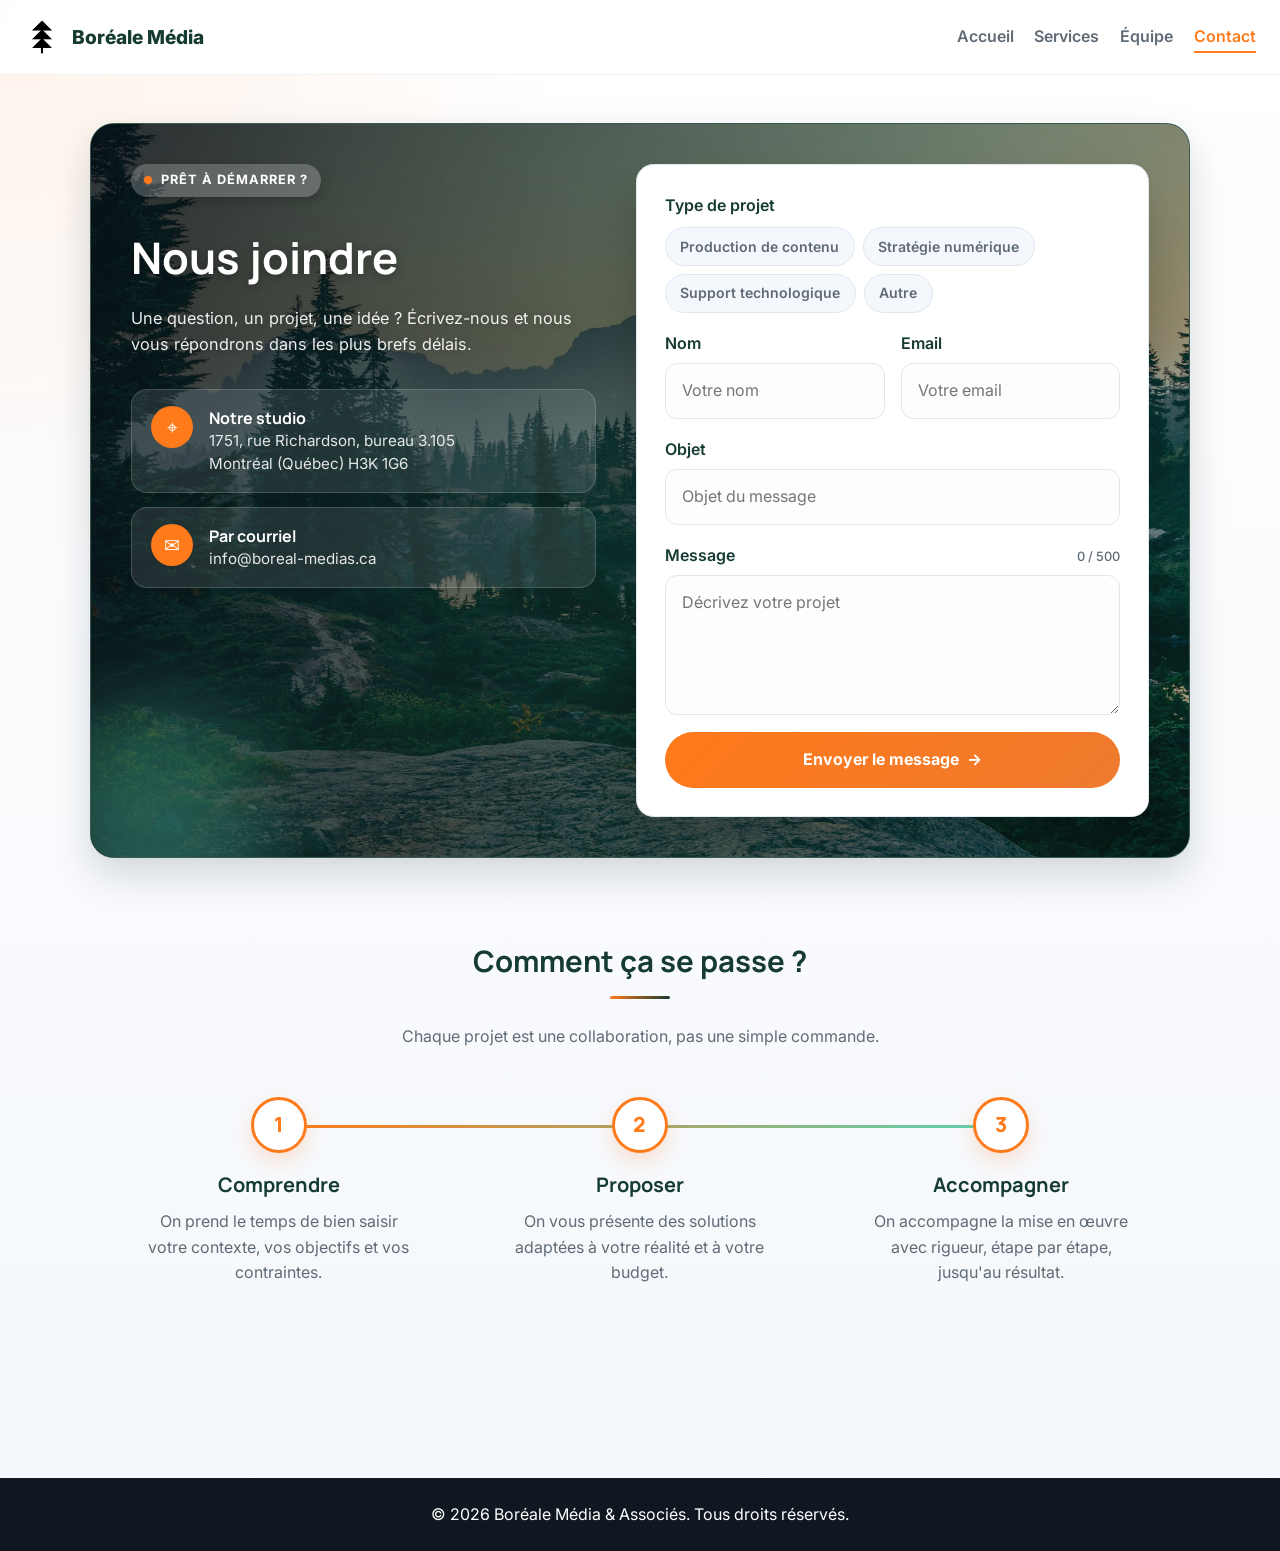
<file: projets/boreale-media/squelette-abm-contact.html>
<!DOCTYPE html>
<html lang="fr">
<head>
  <meta charset="UTF-8">
  <meta name="viewport" content="width=device-width, initial-scale=1.0">
  <title>Nous joindre | Atelier Boréal Médias</title>
  <link rel="preconnect" href="https://fonts.googleapis.com">
  <link rel="preconnect" href="https://fonts.gstatic.com" crossorigin>
  <link href="https://fonts.googleapis.com/css2?family=Inter:wght@400;500;600;700;800&family=Manrope:wght@600;700;800&display=swap" rel="stylesheet">
  <link rel="stylesheet" href="style.css">
  <script>document.documentElement.classList.add('js');</script>
</head>
<body>

  <div class="scroll-progress" aria-hidden="true"></div>

  <header>
    <div class="logo">
      <img src="images/abm-logo.png" alt="Boréale Média">
      <span>Boréale Média</span>
    </div>
    <nav>
      <ul>
        <li><a href="abm.html#accueil">Accueil</a></li>
        <li><a href="abm.html#services">Services</a></li>
        <li><a href="abm.html#team">Équipe</a></li>
        <li><a href="squelette-abm-contact.html">Contact</a></li>
      </ul>
    </nav>
  </header>

  <main class="page-contact">

    <!-- SECTION 1 : TEXTE + FORMULAIRE -->
    <section class="contact-hero">
      <div class="contact-bg" aria-hidden="true"></div>

      <div class="contact-copy reveal">
        <span class="hero-badge">Prêt à démarrer ?</span>
        <h1>Nous joindre</h1>
        <p>Une question, un projet, une idée ? Écrivez-nous et nous vous répondrons dans les plus brefs délais.</p>

        <div class="contact-info">
          <a class="info-card" href="https://www.google.com/maps/search/?api=1&query=1751+rue+Richardson+Montr%C3%A9al" target="_blank" rel="noopener">
            <span class="info-icon" aria-hidden="true">⌖</span>
            <span>
              <strong>Notre studio</strong>
              1751, rue Richardson, bureau 3.105<br>
              Montréal (Québec) H3K 1G6
            </span>
          </a>
          <a class="info-card" href="mailto:info@boreal-medias.ca">
            <span class="info-icon" aria-hidden="true">✉</span>
            <span>
              <strong>Par courriel</strong>
              info@boreal-medias.ca
            </span>
          </a>
        </div>
      </div>

      <form class="formulaire-contact reveal" action="https://formspree.io/f/your-id" method="POST" novalidate>
        <fieldset class="chips">
          <legend>Type de projet</legend>
          <label class="chip"><input type="radio" name="service" value="Production de contenu"><span>Production de contenu</span></label>
          <label class="chip"><input type="radio" name="service" value="Stratégie numérique"><span>Stratégie numérique</span></label>
          <label class="chip"><input type="radio" name="service" value="Support technologique"><span>Support technologique</span></label>
          <label class="chip"><input type="radio" name="service" value="Autre"><span>Autre</span></label>
        </fieldset>

        <div class="field-row">
          <label class="field">
            <span class="field-label">Nom</span>
            <span class="field-control"><input type="text" name="name" placeholder="Votre nom" autocomplete="name" required></span>
            <small class="field-error">Veuillez indiquer votre nom.</small>
          </label>
          <label class="field">
            <span class="field-label">Email</span>
            <span class="field-control"><input type="email" name="email" placeholder="Votre email" autocomplete="email" required></span>
            <small class="field-error">Veuillez entrer une adresse courriel valide.</small>
          </label>
        </div>

        <label class="field">
          <span class="field-label">Objet</span>
          <span class="field-control"><input type="text" name="subject" placeholder="Objet du message"></span>
        </label>

        <label class="field">
          <span class="field-label">Message <small class="char-count" aria-live="polite">0 / 500</small></span>
          <span class="field-control"><textarea name="message" placeholder="Décrivez votre projet" maxlength="500" required></textarea></span>
          <small class="field-error">Veuillez écrire un message.</small>
        </label>

        <button type="submit">
          <span class="btn-label">Envoyer le message <span class="btn-arrow" aria-hidden="true">→</span></span>
          <span class="spinner" aria-hidden="true"></span>
        </button>

        <p class="form-status" role="alert"></p>

        <!-- Panneau affiché après l'envoi -->
        <div class="form-success" role="status" aria-live="polite">
          <svg class="success-check" viewBox="0 0 52 52" aria-hidden="true">
            <circle cx="26" cy="26" r="24"></circle>
            <path d="M15 27 l7 7 l15 -16"></path>
          </svg>
          <h2>Merci !</h2>
          <p>Votre message a bien été envoyé. Nous vous répondrons dans les plus brefs délais.</p>
          <button type="button" class="form-reset">Envoyer un autre message</button>
        </div>
      </form>
    </section>

    <!-- SECTION 2 : NOTRE DÉMARCHE -->
    <section class="process">
      <h2 class="reveal">Comment ça se passe ?</h2>
      <p class="process-subtitle reveal">Chaque projet est une collaboration, pas une simple commande.</p>

      <ol class="steps reveal">
        <li class="step">
          <span class="step-number">1</span>
          <h3>Comprendre</h3>
          <p>On prend le temps de bien saisir votre contexte, vos objectifs et vos contraintes.</p>
        </li>
        <li class="step">
          <span class="step-number">2</span>
          <h3>Proposer</h3>
          <p>On vous présente des solutions adaptées à votre réalité et à votre budget.</p>
        </li>
        <li class="step">
          <span class="step-number">3</span>
          <h3>Accompagner</h3>
          <p>On accompagne la mise en œuvre avec rigueur, étape par étape, jusqu'au résultat.</p>
        </li>
      </ol>
    </section>
  </main>

  <footer>
    <p>&copy; 2026 Boréale Média & Associés. Tous droits réservés.</p>
  </footer>

  <button class="back-to-top" type="button" aria-label="Retour en haut">↑</button>

  <script src="script.js"></script>

</body>
</html>
</file>
<file: projets/90s-fashion/style.css>
/* =============================================================
   SUPER 90s — feuille de style éditoriale
   ============================================================= */
:root {
  --paper: #f7f4ef;
  --surface: #ffffff;
  --ink: #0e0e0e;
  --muted: #6d675f;
  --line: #d9d2c7;
  --accent: #a3122a;
  --gold: #f0c93f;
  --dark: #0a0a0a;
  --dark-ink: #f3eee7;
  --dark-muted: #9b938a;
  --serif: "Bodoni Moda", Didot, "Didot LT STD", "Times New Roman", serif;
  --sans: "Inter", "Helvetica Neue", system-ui, sans-serif;
  --ease: cubic-bezier(.19, 1, .22, 1);
  --gutter: clamp(1rem, 4vw, 3.5rem);
  --tape-h: 12px;
}

* { box-sizing: border-box; margin: 0; padding: 0; }
html { scroll-behavior: smooth; }
body { background: var(--paper); color: var(--ink); font-family: var(--sans); font-weight: 300; line-height: 1.65; overflow-x: hidden; -webkit-font-smoothing: antialiased; }
body.is-loading { overflow: hidden; }
img { display: block; max-width: 100%; }
a { color: inherit; }
::selection { background: var(--ink); color: var(--paper); }
.visually-hidden { position: absolute; width: 1px; height: 1px; overflow: hidden; clip: rect(0 0 0 0); white-space: nowrap; }

/* ---------- Ouverture : rideau du défilé ---------- */
.intro { position: fixed; inset: 0; z-index: 200; display: flex; flex-direction: column; align-items: center; justify-content: center; gap: 1rem; color: #fff; pointer-events: none; }
.intro-curtain {
  position: absolute; top: 0; bottom: 0; width: 50.5%; z-index: -1;
  background:
    repeating-linear-gradient(90deg, rgba(0,0,0,.35) 0 2px, transparent 2px 46px, rgba(255,255,255,.06) 46px 52px, transparent 52px 90px),
    linear-gradient(180deg, #5a0716, #2a030a);
  transition: transform 1.4s var(--ease);
}
/* Bloque les clics vers la page tant que le rideau est fermé */
.intro:not(.open) { pointer-events: auto; }
.intro-curtain-l { left: 0; }
.intro-curtain-r { right: 0; }
.intro-title { font-family: var(--serif); font-weight: 900; font-size: clamp(3.5rem, 13vw, 11rem); letter-spacing: -.02em; line-height: 1; white-space: nowrap; }
.intro-kicker, .intro-sub { font-size: .7rem; letter-spacing: .4em; text-transform: uppercase; opacity: 0; animation: fadeIn .8s .2s forwards; }
.intro-sub { animation-delay: .9s; font-family: var(--serif); font-style: italic; text-transform: none; letter-spacing: .05em; font-size: 1.1rem; }
.intro-title .ch { display: inline-block; opacity: 0; transform: translateY(.6em) rotateX(-70deg); animation: charIn .9s var(--ease) forwards; animation-delay: calc(.25s + var(--i) * .06s); }
.intro-flash { position: absolute; inset: 0; background: #fff; opacity: 0; z-index: 5; }
.intro.flash .intro-flash { animation: bigFlash .5s ease-out; }
.intro.open .intro-curtain-l { transform: translateX(-101%); }
.intro.open .intro-curtain-r { transform: translateX(101%); }
.intro.open > :not(.intro-curtain):not(.intro-flash) { transition: opacity .5s, transform .8s var(--ease); opacity: 0; transform: translateY(-20px); }
.intro.done { display: none; }

@keyframes charIn { to { opacity: 1; transform: none; } }
@keyframes fadeIn { to { opacity: 1; } }
@keyframes bigFlash { 0% { opacity: 0; } 15% { opacity: .95; } 100% { opacity: 0; } }

/* ---------- Ruban à mesurer ---------- */
.tape {
  position: fixed; top: 0; left: 0; right: 0; height: var(--tape-h); z-index: 70;
  background: repeating-linear-gradient(90deg, rgba(0,0,0,.18) 0 1px, transparent 1px 8px) bottom / 100% 4px no-repeat, var(--paper);
  border-bottom: 1px solid var(--line);
}
.tape-fill {
  position: relative; height: 100%; width: 0;
  background:
    repeating-linear-gradient(90deg, #111 0 1px, transparent 1px 40px) bottom / 100% 8px no-repeat,
    repeating-linear-gradient(90deg, #111 0 1px, transparent 1px 8px) bottom / 100% 4px no-repeat,
    var(--gold);
  box-shadow: 0 1px 4px rgba(0,0,0,.25);
}
.tape-fill span { position: absolute; right: 4px; top: -1px; font-size: 8px; font-weight: 600; letter-spacing: .05em; white-space: nowrap; line-height: var(--tape-h); }

/* ---------- Curseur ---------- */
.cursor { position: fixed; top: 0; left: 0; z-index: 300; opacity: 0; width: 12px; height: 12px; margin: -6px 0 0 -6px; border-radius: 50%; background: #fff; mix-blend-mode: difference; pointer-events: none; transition: width .35s var(--ease), height .35s var(--ease), margin .35s var(--ease), background .3s; display: none; }
.cursor span { position: absolute; inset: 0; display: grid; place-items: center; font-size: .62rem; letter-spacing: .2em; text-transform: uppercase; color: var(--ink); opacity: 0; transition: opacity .2s; }
.cursor.big { width: 84px; height: 84px; margin: -42px 0 0 -42px; mix-blend-mode: normal; background: rgba(247, 244, 239, .92); }
.cursor.big span { opacity: 1; }
@media (pointer: fine) { .cursor { display: block; } }
.cursor.on { opacity: 1; }
body:has(dialog[open]) .cursor { display: none; }

/* ---------- En-tête ---------- */
.site-header { position: sticky; top: var(--tape-h); z-index: 50; background: rgba(247, 244, 239, .9); backdrop-filter: blur(10px); transition: border-color .3s, background .3s; border-bottom: 1px solid transparent; }
.site-header.scrolled { border-bottom-color: var(--ink); }
.header-inner { display: grid; grid-template-columns: 1fr auto 1fr; align-items: center; gap: 1rem; padding: .85rem var(--gutter); }
.header-date { font-size: .68rem; letter-spacing: .22em; text-transform: uppercase; color: var(--muted); }
.logo { font-family: var(--serif); font-weight: 900; font-size: 1.7rem; letter-spacing: .02em; text-decoration: none; line-height: 1; opacity: 0; transform: translateY(8px); transition: opacity .4s, transform .5s var(--ease); }
.logo em, .masthead em, .footer-mast em { font-style: italic; font-weight: 500; color: var(--accent); }
.site-header.scrolled .logo { opacity: 1; transform: none; }
nav { display: flex; justify-content: flex-end; gap: 1.6rem; }
nav a { position: relative; text-decoration: none; font-size: .7rem; text-transform: uppercase; letter-spacing: .2em; font-weight: 500; }
nav a::after { content: ""; position: absolute; left: 0; right: 0; bottom: -4px; height: 1px; background: currentColor; transform: scaleX(0); transform-origin: right; transition: transform .5s var(--ease); }
nav a:hover::after { transform: scaleX(1); transform-origin: left; }

/* ---------- Couverture ---------- */
.cover { position: relative; padding: 1rem var(--gutter) 2rem; min-height: calc(100vh - 70px); display: flex; flex-direction: column; }
.masthead { position: relative; z-index: 1; font-family: var(--serif); font-weight: 900; font-size: clamp(4.5rem, 19.5vw, 22rem); line-height: .78; letter-spacing: -.035em; text-align: center; white-space: nowrap; }
.masthead .ch { display: inline-block; transform: translateY(105%); opacity: 0; }
body.ready .masthead .ch { animation: charIn 1.2s var(--ease) forwards; animation-delay: calc(var(--i) * .05s); }
.cover-stage { position: relative; display: grid; grid-template-columns: 1fr minmax(260px, 30vw) 1fr; gap: clamp(1rem, 3vw, 3rem); margin-top: -5.5vw; flex: 1; }
.cover-photos { position: relative; z-index: 2; aspect-ratio: 3/4; overflow: hidden; background: #e5ded3; clip-path: inset(100% 0 0 0); }
body.ready .cover-photos { animation: unveil 1.6s .3s var(--ease) forwards; }
.cover-photos img { position: absolute; inset: 0; width: 100%; height: 100%; object-fit: cover; object-position: top; opacity: 0; transform: scale(1.12); transition: opacity 1.4s ease, transform 7s linear; }
.cover-photos img.active { opacity: 1; transform: scale(1); }
.cover-photos::after { content: ""; position: absolute; inset: 0; background: #fff; opacity: 0; pointer-events: none; }
.cover-photos.flash::after { animation: camFlash .6s ease-out; }
.cover-lines { position: relative; z-index: 2; display: flex; flex-direction: column; justify-content: space-around; gap: 1.5rem; padding-top: 7vw; }
.cover-lines-left { text-align: right; order: 1; }
.cover-photos { order: 2; }
.cover-lines-right { order: 3; }
.cover-line { font-family: var(--serif); font-size: clamp(1rem, 1.6vw, 1.45rem); line-height: 1.2; opacity: 0; transform: translateY(24px); }
body.ready .cover-line { animation: lineIn 1s var(--ease) forwards; animation-delay: calc(.8s + var(--d) * .18s); }
.cl-kicker { display: block; font-family: var(--sans); font-size: .64rem; font-weight: 600; letter-spacing: .28em; text-transform: uppercase; color: var(--accent); margin-bottom: .4rem; }
.cl-big { font-size: clamp(1.8rem, 3.4vw, 3.3rem); line-height: 1; font-style: italic; }
.cl-name { display: inline-block; font-size: clamp(1.6rem, 2.8vw, 2.7rem); line-height: 1.05; transition: opacity .5s, transform .6s var(--ease), filter .5s; }
.cl-name.swap { opacity: 0; transform: translateY(12px); filter: blur(4px); }
.cover-foot { display: flex; justify-content: space-between; align-items: center; margin-top: 2rem; padding-top: 1rem; border-top: 1px solid var(--ink); font-size: .68rem; letter-spacing: .22em; text-transform: uppercase; }
.cover-dots { display: flex; gap: 6px; }
.cover-dots i { width: 22px; height: 2px; background: var(--line); transition: background .4s; }
.cover-dots i.on { background: var(--ink); }
.scroll-hint { display: inline-flex; align-items: center; gap: .8rem; text-decoration: none; }
.scroll-hint i { position: relative; width: 1px; height: 34px; background: var(--line); overflow: hidden; }
.scroll-hint i::after { content: ""; position: absolute; left: 0; top: -100%; width: 1px; height: 100%; background: var(--ink); animation: drip 1.8s var(--ease) infinite; }

@keyframes unveil { to { clip-path: inset(0 0 0 0); } }
@keyframes lineIn { to { opacity: 1; transform: none; } }
@keyframes drip { 0% { top: -100%; } 60%, 100% { top: 100%; } }
@keyframes camFlash { 0% { opacity: 0; } 12% { opacity: .9; } 100% { opacity: 0; } }

/* ---------- Bandeau des maisons ---------- */
.marquee { overflow: hidden; border-block: 1px solid var(--ink); background: var(--ink); color: var(--paper); padding: .9rem 0; }
.marquee-track { display: flex; width: max-content; animation: marquee 45s linear infinite; }
.marquee:hover .marquee-track { animation-play-state: paused; }
.marquee-track span { font-family: var(--serif); font-style: italic; font-size: clamp(1.3rem, 2.6vw, 2.2rem); white-space: nowrap; padding: 0 1.4rem; }
.marquee-track span.sep { font-style: normal; color: var(--gold); font-size: 1rem; align-self: center; padding: 0; }
@keyframes marquee { to { transform: translateX(-50%); } }

/* ---------- Typographie éditoriale ---------- */
.section { padding: clamp(4rem, 9vw, 8rem) var(--gutter); }
.section-dark { background: var(--dark); color: var(--dark-ink); }
.section-head { max-width: 60rem; margin-bottom: 3rem; }
.section-num { display: flex; align-items: center; gap: 1rem; font-size: .68rem; font-weight: 600; letter-spacing: .3em; text-transform: uppercase; color: var(--accent); margin-bottom: 1.25rem; }
.section-num::before { content: ""; width: 48px; height: 1px; background: currentColor; }
.section-dark .section-num, .podium .section-num { color: var(--gold); }
.display { font-family: var(--serif); font-weight: 400; font-size: clamp(2.5rem, 6.4vw, 5.6rem); line-height: 1; letter-spacing: -.02em; }
.section-lead { color: var(--muted); max-width: 36rem; margin-top: 1.25rem; }
.section-dark .section-lead { color: var(--dark-muted); }

/* Découpage en mots/lettres pour les animations */
[data-split-words] .w { display: inline-block; overflow: hidden; vertical-align: top; padding-bottom: .08em; margin-bottom: -.08em; }
[data-split-words] .w > span { display: inline-block; transform: translateY(105%); transition: transform 1.1s var(--ease); transition-delay: calc(var(--i) * .045s); }
[data-split-words].in .w > span { transform: none; }

[data-reveal] { opacity: 0; transform: translateY(40px); transition: opacity 1s var(--ease), transform 1.2s var(--ease); transition-delay: var(--delay, 0s); }
[data-reveal].in { opacity: 1; transform: none; }

/* Lettre de la rédaction */
.editorial-grid { display: grid; grid-template-columns: 1.15fr 1fr; gap: clamp(2rem, 6vw, 6rem); align-items: start; }
.editorial-text { font-size: 1.02rem; }
.editorial-text p + p { margin-top: 1rem; }
.dropcap::first-letter { float: left; font-family: var(--serif); font-weight: 700; font-size: 5.6em; line-height: .78; padding: .06em .12em 0 0; color: var(--accent); }
.pullquote { margin: clamp(4rem, 8vw, 7rem) auto 0; max-width: 62rem; text-align: center; padding: 3rem 0; border-block: 1px solid var(--ink); }
.pullquote blockquote { font-family: var(--serif); font-style: italic; font-size: clamp(1.9rem, 4.6vw, 4rem); line-height: 1.1; }
.pullquote figcaption { margin-top: 1.5rem; font-size: .75rem; letter-spacing: .18em; text-transform: uppercase; }
.pullquote figcaption em { display: block; margin-top: .4rem; text-transform: none; letter-spacing: 0; font-family: var(--serif); font-size: 1rem; color: var(--muted); }

/* Ligne de couture et ciseaux */
.stitch { position: relative; height: 36px; margin: 0 var(--gutter); }
.stitch[data-reveal] { opacity: 1; transform: none; }
.stitch::before { content: ""; position: absolute; left: 0; right: 0; top: 50%; border-top: 2px dashed var(--ink); transform: scaleX(0); transform-origin: left; transition: transform 2.6s cubic-bezier(.6, 0, .3, 1); }
.stitch.in::before { transform: scaleX(1); }
.scissors { position: absolute; top: 50%; left: 0; font-size: 1.6rem; line-height: 1; transform: translate(-50%, -54%); transition: left 2.6s cubic-bezier(.6, 0, .3, 1); }
.stitch.in .scissors { left: 100%; animation: snip .22s ease-in-out 12 alternate; }
@keyframes snip { from { transform: translate(-50%, -54%) rotate(-12deg); } to { transform: translate(-50%, -54%) rotate(10deg); } }

/* ---------- Filtres et grille des icônes ---------- */
.filters { display: flex; flex-wrap: wrap; justify-content: space-between; align-items: end; gap: 1.5rem; margin-bottom: 3rem; border-bottom: 1px solid var(--ink); padding-bottom: 1rem; }
.chips { display: flex; flex-wrap: wrap; gap: .4rem 1.6rem; }
.chip { position: relative; padding: .35rem 0; border: 0; background: transparent; font: inherit; font-size: .72rem; font-weight: 500; letter-spacing: .2em; text-transform: uppercase; cursor: pointer; color: var(--muted); }
.chip::after { content: ""; position: absolute; left: 0; right: 0; bottom: 0; height: 2px; background: var(--accent); transform: scaleX(0); transition: transform .5s var(--ease); }
.chip.active, .chip:hover { color: var(--ink); }
.chip.active::after { transform: scaleX(1); }
.search input { width: min(320px, 80vw); padding: .6rem 0; border: 0; border-bottom: 1px solid var(--line); background: transparent; font: inherit; font-family: var(--serif); font-style: italic; font-size: 1.1rem; outline: none; transition: border-color .3s; }
.search input:focus { border-bottom-color: var(--ink); }

.grid { display: grid; grid-template-columns: repeat(4, 1fr); gap: 3rem 1.5rem; }
.card { cursor: pointer; background: none; border: 0; text-align: left; font: inherit; color: inherit; display: block; }
.card:first-child { grid-column: span 2; grid-row: span 2; display: flex; flex-direction: column; }
.card:first-child h3 { font-size: clamp(2rem, 3.4vw, 3.2rem); }
.card-img { position: relative; aspect-ratio: 3/4; overflow: hidden; background: #e5ded3; clip-path: inset(100% 0 0 0); transition: clip-path 1.3s var(--ease); transition-delay: var(--delay, 0s); }
.card.in .card-img { clip-path: inset(0 0 0 0); }
.card:first-child .card-img { aspect-ratio: auto; flex: 1; min-height: 420px; }
.card-img img { width: 100%; height: 100%; object-fit: cover; object-position: top; transform: scale(1.15); transition: transform 1.6s var(--ease), filter .6s; filter: grayscale(1) contrast(1.05); }
.card.in .card-img img { transform: scale(1); }
.card:hover .card-img img, .card:focus-visible .card-img img { transform: scale(1.06); filter: grayscale(0); }
.card-img::after { content: ""; position: absolute; inset: 0; background: #fff; opacity: 0; pointer-events: none; }
.card:hover .card-img::after { animation: camFlash .55s ease-out; }
.card-num { position: absolute; top: .8rem; right: .9rem; z-index: 2; font-family: var(--serif); font-style: italic; font-size: 1.1rem; color: #fff; mix-blend-mode: difference; }
.card-tag { position: absolute; top: .8rem; left: .8rem; z-index: 2; background: var(--paper); padding: .2rem .55rem; font-size: .6rem; font-weight: 600; text-transform: uppercase; letter-spacing: .16em; }
.card-cta { position: absolute; left: 0; right: 0; bottom: 0; z-index: 2; padding: 1rem; background: linear-gradient(transparent, rgba(0,0,0,.7)); color: #fff; font-size: .68rem; letter-spacing: .22em; text-transform: uppercase; transform: translateY(100%); transition: transform .6s var(--ease); }
.card:hover .card-cta, .card:focus-visible .card-cta { transform: none; }
.card h3 { font-family: var(--serif); font-weight: 400; font-size: 1.55rem; line-height: 1.1; margin-top: .9rem; }
.card p { font-size: .78rem; color: var(--muted); letter-spacing: .04em; margin-top: .2rem; }
.card .card-surnom { font-family: var(--serif); font-style: italic; color: var(--accent); font-size: .95rem; letter-spacing: 0; }
.empty { grid-column: 1 / -1; color: var(--muted); font-family: var(--serif); font-style: italic; font-size: 1.3rem; }

.placeholder { display: flex; flex-direction: column; justify-content: flex-end; gap: .25rem; height: 100%; padding: 1rem; background: linear-gradient(160deg, #1d1d1d 0%, #3a1018 100%); color: var(--dark-ink); text-align: left; }
.ph-initiales { font-family: var(--serif); font-style: italic; font-size: clamp(3rem, 9vw, 5.5rem); line-height: .9; color: var(--accent); margin-bottom: auto; padding-top: 2.5rem; }
.ph-nom { font-family: var(--serif); font-size: 1.15rem; line-height: 1.15; }
.ph-note { font-size: .6rem; text-transform: uppercase; letter-spacing: .14em; color: var(--dark-muted); }

/* ---------- Podium animé ---------- */
.podium { position: relative; background: radial-gradient(ellipse at 50% 0%, #1d1a17 0%, #050505 65%); color: var(--dark-ink); padding: clamp(4rem, 8vw, 6rem) var(--gutter) 3rem; overflow: hidden; }
.podium-head { position: relative; z-index: 3; text-align: center; }
.podium-head .section-num { justify-content: center; }
.podium-head .section-num::before { display: none; }
.runway { position: relative; height: clamp(420px, 68vh, 720px); perspective: 700px; perspective-origin: 50% 0%; margin-top: 1rem; }
.runway-floor {
  position: absolute; left: 50%; bottom: 0; width: min(40vw, 520px); height: 210%;
  transform: translateX(-50%) rotateX(72deg); transform-origin: 50% 100%;
  background:
    linear-gradient(90deg, transparent 49.6%, rgba(255,255,255,.18) 49.6% 50.4%, transparent 50.4%),
    linear-gradient(180deg, #050505 0%, #2a2724 60%, #45403a 100%);
  box-shadow: 0 0 80px rgba(240, 201, 63, .12);
}
.runway-floor::before, .runway-floor::after { content: ""; position: absolute; top: 0; bottom: 0; width: 6px; background: repeating-linear-gradient(180deg, #ffe9a8 0 6px, transparent 6px 40px); filter: drop-shadow(0 0 6px #f0c93f); animation: bulbs 1.6s linear infinite; }
.runway-floor::before { left: -6px; }
.runway-floor::after { right: -6px; }
@keyframes bulbs { to { background-position: 0 40px; } }
.spot { position: absolute; top: -10%; width: 40%; height: 120%; background: linear-gradient(180deg, rgba(255,245,220,.22), transparent 75%); clip-path: polygon(45% 0, 55% 0, 100% 100%, 0 100%); mix-blend-mode: screen; filter: blur(6px); z-index: 1; pointer-events: none; }
.spot-l { left: 5%; transform-origin: 50% 0; animation: sweepL 7s ease-in-out infinite alternate; }
.spot-r { right: 5%; transform-origin: 50% 0; animation: sweepR 8s ease-in-out infinite alternate; }
@keyframes sweepL { from { transform: rotate(-22deg); } to { transform: rotate(14deg); } }
@keyframes sweepR { from { transform: rotate(22deg); } to { transform: rotate(-12deg); } }
.runway-models { position: absolute; inset: 0; z-index: 2; }
.rw-model {
  position: absolute; left: 50%; bottom: 4%; width: clamp(130px, 16vw, 230px); aspect-ratio: 3/4.4;
  transform-origin: 50% 100%; opacity: 0;
  animation: walk var(--walk, 9s) linear infinite; animation-delay: var(--delay, 0s);
}
.runway.paused .rw-model, .runway.paused .rw-body { animation-play-state: paused; }
.rw-model .rw-body { width: 100%; height: 100%; animation: sway .55s ease-in-out infinite alternate; }
.rw-model img, .rw-model .placeholder { width: 100%; height: 100%; object-fit: cover; object-position: top; filter: contrast(1.08) saturate(.9);
  -webkit-mask-image: radial-gradient(ellipse 62% 58% at 50% 40%, #000 55%, transparent 100%); mask-image: radial-gradient(ellipse 62% 58% at 50% 40%, #000 55%, transparent 100%); }
.rw-model .rw-body { box-shadow: none; }
.rw-model .ph-note { display: none; }
@keyframes walk {
  0% { transform: translate(-50%, -52vh) scale(.18); opacity: 0; z-index: 1; }
  8% { opacity: 1; }
  78% { transform: translate(-50%, 0) scale(1); opacity: 1; z-index: 3; }
  86% { transform: translate(-50%, 1vh) scale(1.04); opacity: 1; }
  96%, 100% { transform: translate(-50%, 3vh) scale(1.12); opacity: 0; }
}
@keyframes sway { from { transform: translateX(-3px) rotate(-1.2deg); } to { transform: translateX(3px) rotate(1.2deg); } }
.flashes { position: absolute; inset: 0; z-index: 4; pointer-events: none; }
.flash-pop { position: absolute; width: 90px; height: 90px; margin: -45px 0 0 -45px; border-radius: 50%; background: radial-gradient(circle, #fff 0 8%, rgba(255,255,255,.75) 14%, rgba(255,255,255,0) 62%); animation: pop .45s ease-out forwards; }
.flash-pop::before, .flash-pop::after { content: ""; position: absolute; left: 50%; top: 50%; width: 140%; height: 2px; margin: -1px 0 0 -70%; background: linear-gradient(90deg, transparent, #fff, transparent); }
.flash-pop::after { transform: rotate(90deg); }
@keyframes pop { 0% { transform: scale(.2); opacity: 0; } 20% { transform: scale(1); opacity: 1; } 100% { transform: scale(1.3); opacity: 0; } }
.podium-caption { position: relative; z-index: 3; display: flex; flex-direction: column; align-items: center; gap: .2rem; margin-top: 1.5rem; text-align: center; }
.pc-label { font-size: .64rem; letter-spacing: .3em; text-transform: uppercase; color: var(--gold); display: inline-flex; align-items: center; gap: .5rem; }
.pc-label::before { content: ""; width: 7px; height: 7px; border-radius: 50%; background: #ff3b3b; animation: live 1.2s ease-in-out infinite; }
@keyframes live { 50% { opacity: .2; } }
.pc-name { font-family: var(--serif); font-size: clamp(1.8rem, 4vw, 3rem); line-height: 1.1; transition: opacity .4s, transform .5s var(--ease); }
.pc-house { font-family: var(--serif); font-style: italic; color: var(--dark-muted); transition: opacity .4s; }
.podium-caption.swap .pc-name, .podium-caption.swap .pc-house { opacity: 0; transform: translateY(8px); }

/* ---------- Chronologie horizontale ---------- */
.timeline-wrap { overflow-x: auto; scroll-snap-type: x mandatory; scroll-padding-inline: var(--gutter); cursor: grab; scrollbar-width: thin; scrollbar-color: #444 transparent; margin: 0 calc(-1 * var(--gutter)); padding: 0 var(--gutter) 2rem; }
.timeline-wrap.dragging { cursor: grabbing; scroll-snap-type: none; }
.timeline { list-style: none; display: flex; width: max-content; padding-top: 8px; }
.timeline li { position: relative; flex: 0 0 min(340px, 78vw); scroll-snap-align: start; padding: 2.5rem 2.5rem 0 0; border-top: 1px solid #3a3a3a; user-select: none; }
.timeline li::before { content: ""; position: absolute; top: -6px; left: 0; width: 11px; height: 11px; border-radius: 50%; background: var(--gold); box-shadow: 0 0 0 4px var(--dark); transform: scale(0); transition: transform .6s var(--ease); transition-delay: var(--delay, 0s); }
.timeline li.in::before { transform: scale(1); }
.timeline .year { display: block; font-family: var(--serif); font-size: clamp(3.5rem, 7vw, 6rem); line-height: 1; margin-bottom: 1rem; color: transparent; -webkit-text-stroke: 1px var(--dark-ink); background: linear-gradient(90deg, var(--dark-ink) 50%, transparent 50%) right / 200% 100% no-repeat; -webkit-background-clip: text; background-clip: text; transition: background-position 1.4s var(--ease); transition-delay: calc(var(--delay, 0s) + .2s); }
.timeline li.in .year { background-position: left; }
.timeline li p { color: #c9c1b6; max-width: 18rem; }

/* ---------- Défilés mythiques ---------- */
.shows { display: grid; gap: clamp(4rem, 8vw, 7rem); }
.show { display: grid; grid-template-columns: minmax(260px, 1fr) 1.6fr; gap: clamp(2rem, 5vw, 5rem); align-items: start; }
.show:nth-child(even) .show-info { order: 2; }
.show-year { font-family: var(--serif); font-weight: 900; font-size: clamp(5rem, 11vw, 10rem); line-height: .85; color: transparent; -webkit-text-stroke: 1.5px var(--ink); background: linear-gradient(90deg, var(--accent) 50%, transparent 50%) right / 200% 100% no-repeat; -webkit-background-clip: text; background-clip: text; transition: background-position 1.6s var(--ease) .2s; }
.show.in .show-year { background-position: left; }
.show-num { font-size: .68rem; letter-spacing: .3em; text-transform: uppercase; margin-top: 1.5rem; color: var(--muted); }
.show h3 { font-family: var(--serif); font-weight: 400; font-size: clamp(1.6rem, 2.6vw, 2.3rem); line-height: 1.1; margin: .4rem 0 1rem; }
.show p { color: var(--muted); }

.videos { display: grid; grid-template-columns: repeat(auto-fill, minmax(260px, 1fr)); gap: 1rem; }
.video { background: var(--surface); border: 1px solid var(--line); transition: transform .5s var(--ease), box-shadow .5s; }
.video:hover { transform: translateY(-4px); box-shadow: 0 18px 40px -20px rgba(0,0,0,.35); }
.video-frame { position: relative; aspect-ratio: 16/9; background: #000; cursor: pointer; border: 0; width: 100%; padding: 0; display: block; overflow: hidden; }
.video-frame img { width: 100%; height: 100%; object-fit: cover; opacity: .85; transition: transform 1s var(--ease), opacity .4s; }
.video-frame:hover img { transform: scale(1.06); opacity: 1; }
.video-frame::after { content: "▶"; position: absolute; inset: 0; display: grid; place-items: center; color: #fff; font-size: 2.3rem; text-shadow: 0 2px 10px rgba(0,0,0,.6); }
.video-frame iframe { width: 100%; height: 100%; border: 0; }
.video-frame.playing::after { content: none; }
.video-title { padding: .7rem .8rem; font-size: .8rem; line-height: 1.4; }
.video-title small { display: block; color: var(--muted); }
.yt-link { position: relative; display: inline-flex; align-items: center; gap: .5rem; padding: .8rem 1.3rem; border: 1px solid var(--ink); text-decoration: none; font-size: .78rem; letter-spacing: .04em; margin: .25rem .5rem .25rem 0; overflow: hidden; z-index: 0; transition: color .4s; }
.yt-link::before { content: ""; position: absolute; inset: 0; background: var(--ink); transform: translateY(101%); transition: transform .5s var(--ease); z-index: -1; }
.yt-link:hover { color: var(--paper); }
.yt-link:hover::before { transform: none; }
.notice { background: #fff6dc; border: 1px solid #e8cf86; border-left: 3px solid var(--gold); padding: 1rem 1.25rem; margin-bottom: 2rem; font-size: .88rem; }
.notice code { background: rgba(0,0,0,.06); padding: .1rem .35rem; }
.loading { color: var(--muted); font-size: .85rem; }
.loading::before { content: ""; display: inline-block; width: 18px; height: 1px; background: currentColor; margin-right: .6rem; vertical-align: middle; animation: drip2 1.2s ease-in-out infinite; transform-origin: left; }
@keyframes drip2 { 50% { transform: scaleX(2.2); } }

.btn { position: relative; display: inline-block; padding: .9rem 2rem; background: var(--ink); color: var(--paper); text-decoration: none; text-transform: uppercase; letter-spacing: .18em; font-size: .72rem; border: 0; cursor: pointer; font-family: var(--sans); overflow: hidden; z-index: 0; }
.btn::before { content: ""; position: absolute; inset: 0; background: var(--accent); transform: scaleX(0); transform-origin: right; transition: transform .6s var(--ease); z-index: -1; }
.btn:hover::before { transform: scaleX(1); transform-origin: left; }
.btn-outline { background: transparent; color: var(--ink); border: 1px solid var(--ink); text-align: left; transition: color .4s; }
.btn-outline::before { background: var(--ink); }
.btn-outline:hover { color: var(--paper); }

/* ---------- Pied de page ---------- */
.site-footer { background: var(--dark); color: var(--dark-ink); padding: clamp(3rem, 7vw, 6rem) var(--gutter) 2.5rem; overflow: hidden; }
.footer-mast { font-family: var(--serif); font-weight: 900; font-size: clamp(4rem, 18vw, 18rem); line-height: .8; letter-spacing: -.035em; text-align: center; border-bottom: 1px solid #333; padding-bottom: 2rem; white-space: nowrap; }
.footer-cols { display: grid; grid-template-columns: repeat(3, 1fr); gap: 2rem; margin-top: 2.5rem; font-size: .85rem; color: var(--dark-muted); }
.footer-cols h4 { font-size: .66rem; letter-spacing: .28em; text-transform: uppercase; color: var(--dark-ink); margin-bottom: .8rem; font-weight: 600; }
.footer-cols a { display: block; color: var(--dark-muted); text-decoration: none; margin-bottom: .3rem; transition: color .3s; }
.footer-cols p a { display: inline; text-decoration: underline; }
.footer-cols a:hover { color: var(--gold); }

/* =============================================================
   Fiche mannequin (fenêtre modale)
   ============================================================= */
.modal { border: 0; padding: 0; width: min(1240px, 100% - 2rem); height: 94vh; max-height: 94vh; margin: auto; background: var(--paper); color: var(--ink); overflow-y: auto; }
.modal[open] { animation: modalIn .8s var(--ease); }
.modal::backdrop { background: rgba(5, 5, 5, .85); backdrop-filter: blur(4px); }
@keyframes modalIn { from { clip-path: inset(0 0 100% 0); transform: translateY(30px); } to { clip-path: inset(0); transform: none; } }
.modal-close { position: sticky; top: 0; float: right; z-index: 3; width: 3.2rem; height: 3.2rem; font-size: 2rem; border: 0; background: var(--ink); color: var(--paper); cursor: pointer; transition: background .3s, transform .5s var(--ease); }
.modal-close:hover { background: var(--accent); transform: rotate(90deg); }

.fiche-head { display: grid; grid-template-columns: 240px 1fr; gap: 2.5rem; align-items: end; padding: 2.5rem clamp(1rem, 3vw, 3rem) 0; border-bottom: 1px solid var(--ink); }
.fiche-portrait { position: relative; aspect-ratio: 3/4; background: #e5ded3; overflow: hidden; clip-path: inset(100% 0 0 0); animation: unveil 1.2s .15s var(--ease) forwards; }
.fiche-portrait img { width: 100%; height: 100%; object-fit: cover; object-position: top; animation: zoomOut 2s var(--ease) both; }
.fiche-portrait .ph-initiales { padding-top: 1rem; }
@keyframes zoomOut { from { transform: scale(1.2); } to { transform: none; } }
.credit { position: absolute; bottom: 0; left: 0; right: 0; background: rgba(0,0,0,.6); color: #fff; font-size: .65rem; padding: .2rem .4rem; }
.fiche-titre > * { opacity: 0; transform: translateY(24px); animation: lineIn .9s var(--ease) forwards; }
.fiche-titre > :nth-child(2) { animation-delay: .1s; }
.fiche-titre > :nth-child(3) { animation-delay: .2s; }
.fiche-titre > :nth-child(4) { animation-delay: .3s; }
.fiche-titre h2 { font-family: var(--serif); font-weight: 400; font-size: clamp(2.4rem, 5.5vw, 4.6rem); line-height: .95; letter-spacing: -.02em; }
.nickname { font-family: var(--serif); font-style: italic; color: var(--accent); font-size: 1.25rem; }
.facts { display: flex; flex-wrap: wrap; gap: .5rem 2.2rem; margin: 1.2rem 0 1.6rem; font-size: .88rem; }
.facts dt { text-transform: uppercase; letter-spacing: .16em; font-size: .62rem; color: var(--muted); font-weight: 600; }

.tabs { position: relative; display: flex; overflow-x: auto; }
.tab { padding: 1rem 1.5rem; border: 0; background: none; font: inherit; font-size: .72rem; text-transform: uppercase; letter-spacing: .2em; cursor: pointer; white-space: nowrap; color: var(--muted); font-weight: 500; transition: color .3s; }
.tab:hover, .tab[aria-selected="true"] { color: var(--ink); }
.tab-ink { position: absolute; bottom: 0; left: 0; width: 0; height: 3px; background: var(--accent); transition: transform .6s var(--ease), width .6s var(--ease); }
.panel { padding: 2.5rem clamp(1rem, 3vw, 3rem) 3.5rem; }
.panel:not([hidden]) { animation: panelIn .7s var(--ease); }
@keyframes panelIn { from { opacity: 0; transform: translateY(18px); } to { opacity: 1; transform: none; } }
.panel h4 { text-transform: uppercase; letter-spacing: .2em; font-size: .68rem; margin: 1.8rem 0 .7rem; font-weight: 600; }
.panel-title { font-family: var(--serif); font-weight: 400; font-size: clamp(1.8rem, 3vw, 2.4rem); margin-bottom: 1rem; }
.panel-intro { color: var(--muted); max-width: 48rem; margin-bottom: 1.5rem; font-size: .9rem; }
.panel-intro a { color: var(--accent); }

.apercu { display: grid; grid-template-columns: 2fr 1fr; gap: 3rem; margin-bottom: 1rem; }
.resume { font-family: var(--serif); font-size: clamp(1.25rem, 2vw, 1.55rem); line-height: 1.45; }
.resume::first-letter { float: left; font-weight: 700; font-size: 3.6em; line-height: .8; padding: .05em .1em 0 0; color: var(--accent); }
.wiki-extract p { color: var(--muted); }
.moments { list-style: none; counter-reset: m; }
.moments li { counter-increment: m; position: relative; padding: .7rem 0 .7rem 3rem; border-top: 1px solid var(--line); }
.moments li::before { content: counter(m, decimal-leading-zero); position: absolute; left: 0; top: .6rem; font-family: var(--serif); font-style: italic; color: var(--accent); font-size: 1.2rem; }
.brands { display: flex; flex-wrap: wrap; gap: .4rem; }
.brands span { border: 1px solid var(--ink); padding: .25rem .7rem; font-family: var(--serif); font-style: italic; font-size: .9rem; }
.explore { display: grid; gap: .5rem; }
.more, .gallery-more .btn { margin-top: 1.5rem; }

.carriere-grid { display: grid; grid-template-columns: repeat(auto-fill, minmax(280px, 1fr)); gap: 1rem; margin-bottom: 3rem; }
.carriere-bloc { background: var(--surface); border: 1px solid var(--line); border-top: 3px solid var(--accent); padding: 1.2rem 1.35rem; opacity: 0; transform: translateY(24px); animation: lineIn .8s var(--ease) forwards; }
.carriere-bloc:nth-child(2) { animation-delay: .08s; } .carriere-bloc:nth-child(3) { animation-delay: .16s; }
.carriere-bloc:nth-child(4) { animation-delay: .24s; } .carriere-bloc:nth-child(5) { animation-delay: .32s; }
.carriere-bloc h4 { margin-top: 0; }
.carriere-bloc ul { padding-left: 1.1rem; font-size: .9rem; }
.carriere-bloc li { margin-bottom: .4rem; }
.article-head { display: flex; flex-wrap: wrap; justify-content: space-between; align-items: center; gap: 1rem; border-top: 1px solid var(--ink); padding-top: 2rem; margin-bottom: 1rem; }
.article-head .panel-title { margin: 0; }
.lang-switch { display: flex; gap: 1.2rem; }
.article { max-width: 54rem; }
.article-meta { font-size: .8rem; color: var(--muted); margin-bottom: 1rem; }
.article-meta a { color: var(--accent); }
.article details { border-top: 1px solid var(--line); padding: .25rem 0; }
.article summary { cursor: pointer; font-family: var(--serif); font-size: 1.4rem; padding: .8rem 0; transition: color .3s, padding .4s var(--ease); }
.article summary:hover { color: var(--accent); padding-left: .5rem; }
.article p { margin-bottom: .8rem; }
.article .sub { font-size: .72rem; text-transform: uppercase; letter-spacing: .16em; margin: 1.25rem 0 .5rem; color: var(--accent); }
.link-btn { background: none; border: 0; color: var(--accent); text-decoration: underline; cursor: pointer; font: inherit; }

.gallery { display: grid; grid-template-columns: repeat(auto-fill, minmax(170px, 1fr)); gap: .6rem; }
.gallery-item { position: relative; aspect-ratio: 3/4; overflow: hidden; background: #e5ded3; border: 0; padding: 0; cursor: zoom-in; opacity: 0; transform: translateY(24px); animation: lineIn .7s var(--ease) forwards; animation-delay: calc(var(--n, 0) * 35ms); }
.gallery-item img { width: 100%; height: 100%; object-fit: cover; object-position: top; transition: transform .9s var(--ease), filter .5s; filter: grayscale(.4); }
.gallery-item:hover img { transform: scale(1.07); filter: none; }
.gallery-item::after { content: ""; position: absolute; inset: 0; background: #fff; opacity: 0; pointer-events: none; }
.gallery-item:hover::after { animation: camFlash .5s ease-out; }
.gallery-item span { position: absolute; bottom: .4rem; left: .4rem; background: rgba(0,0,0,.7); color: #fff; font-size: .66rem; padding: .1rem .45rem; letter-spacing: .05em; }

.video-cats { margin-bottom: 1rem; }
.video-filtres { display: flex; flex-wrap: wrap; gap: .4rem; margin-bottom: 1.5rem; }
.chip-small { font-size: .7rem; padding: .3rem .85rem; border: 1px solid var(--line); border-radius: 999px; letter-spacing: .06em; text-transform: none; }
.chip-small::after { display: none; }
.chip-small.active { background: var(--ink); color: var(--paper); border-color: var(--ink); }

/* Visionneuse */
.lightbox { border: 0; padding: 0; width: 100%; height: 100%; max-width: 100%; max-height: 100%; background: rgba(0,0,0,.95); color: #fff; }
.lightbox::backdrop { background: rgba(0,0,0,.9); }
.lightbox figure { height: 100%; display: flex; flex-direction: column; align-items: center; justify-content: center; padding: 3.5rem 4.5rem 1rem; gap: 1rem; }
.lightbox img { max-width: 100%; max-height: calc(100vh - 11rem); object-fit: contain; animation: lbIn .6s var(--ease); }
@keyframes lbIn { from { opacity: 0; transform: scale(.96); } to { opacity: 1; transform: none; } }
.lightbox figcaption { display: flex; flex-direction: column; align-items: center; gap: .2rem; text-align: center; font-size: .85rem; max-width: 48rem; }
.lightbox figcaption strong { font-family: var(--serif); font-weight: 400; font-size: 1.15rem; }
.lightbox figcaption span { color: #b5aea5; }
.lightbox figcaption a { color: var(--gold); }
.lb-btn { position: absolute; z-index: 2; border: 0; background: rgba(255,255,255,.08); color: #fff; cursor: pointer; font-size: 2.5rem; width: 3.5rem; height: 3.5rem; line-height: 1; transition: background .3s; }
.lb-btn:hover { background: var(--accent); }
#lb-close { top: 0; right: 0; font-size: 2rem; }
#lb-prev { left: .5rem; top: 50%; transform: translateY(-50%); }
#lb-next { right: .5rem; top: 50%; transform: translateY(-50%); }

/* =============================================================
   Adaptation mobile
   ============================================================= */
@media (max-width: 1000px) {
  .grid { grid-template-columns: repeat(3, 1fr); }
  .header-date { display: none; }
  .header-inner { grid-template-columns: auto 1fr; }
  .logo { opacity: 1; transform: none; }
}
@media (max-width: 800px) {
  nav { gap: 1rem; }
  nav a { font-size: .62rem; letter-spacing: .12em; }
  .cover { min-height: 0; }
  .cover-stage { grid-template-columns: 1fr; margin-top: -2.5vw; }
  .cover-photos { order: -1; width: min(100%, 420px); margin: 0 auto; }
  .cover-lines { padding-top: 0; flex-direction: row; flex-wrap: wrap; justify-content: space-between; gap: 1.2rem; }
  .cover-lines-left { text-align: left; }
  .cover-line { flex: 1 1 40%; }
  .cover-foot .cover-dots { display: none; }
  .editorial-grid, .show, .apercu { grid-template-columns: 1fr; }
  .show:nth-child(even) .show-info { order: 0; }
  .grid { grid-template-columns: repeat(2, 1fr); gap: 2rem .9rem; }
  .card:first-child { grid-row: auto; }
  .card:first-child .card-img { aspect-ratio: 4/5; flex: none; min-height: 0; }
  .footer-cols { grid-template-columns: 1fr; }
  .runway-floor { width: 70vw; }
  .spot { width: 60%; }

  .fiche-head { grid-template-columns: 110px 1fr; gap: 1rem; padding-top: 1rem; }
  .fiche-head .tabs { grid-column: 1 / -1; }
  .fiche-titre { display: contents; }
  .fiche-titre > :not(.tabs) { grid-column: 2; }
  .fiche-portrait { grid-row: span 3; align-self: start; }
  .tab { flex: 1; padding: .85rem .3rem; letter-spacing: .05em; font-size: .66rem; }
  .facts { gap: .25rem 1.25rem; margin: .5rem 0 1rem; }
  .modal { width: 100%; max-width: 100%; height: 100%; max-height: 100%; }
  .lightbox figure { padding: 3.5rem .5rem 1rem; }
  #lb-prev, #lb-next { top: auto; bottom: .5rem; transform: none; }
}
@media (max-width: 480px) {
  nav a:nth-child(3) { display: none; }
  .card h3 { font-size: 1.15rem; }
  .card:first-child h3 { font-size: 1.8rem; }
  .logo { font-size: 1.3rem; }
}

/* Respect des préférences de mouvement réduit */
@media (prefers-reduced-motion: reduce) {
  *, *::before, *::after { animation-duration: .01ms !important; animation-iteration-count: 1 !important; transition-duration: .01ms !important; scroll-behavior: auto !important; }
  .intro { display: none; }
  .runway-models { display: flex; justify-content: center; align-items: flex-end; gap: 2%; padding-bottom: 4%; }
  .rw-model { position: relative; left: auto; bottom: auto; opacity: 1; animation: none !important; transform: none; }
}
</file>
<file: projets/docu-fiction/style.css>
/* General Reset */
* {
    margin: 0;
    padding: 0;
    box-sizing: border-box;
}

:root {
    --bg: #f7f8fb;
    --surface: rgba(255, 255, 255, 0.94);
    --surface-strong: #ffffff;
    --text: #1f2937;
    --muted: #1f2937cc;
    --primary: #ff6600;
    --primary-dark: #e65c00;
    --accent: #ffb347;
    --border: #d1d5db;
    --shadow: 0 24px 60px rgba(15, 23, 42, 0.08);
    --ease-out: cubic-bezier(0.22, 1, 0.36, 1);
    --ease-bounce: cubic-bezier(0.34, 1.56, 0.64, 1);
}

html {
    scroll-behavior: smooth;
}

body {
    min-height: 100vh;
    background: linear-gradient(180deg, #f7f8fb 0%, #eef2f7 100%);
    font-family: 'Segoe UI', Tahoma, Geneva, Verdana, sans-serif;
    color: var(--text);
    line-height: 1.75;
    display: flex;
    flex-direction: column;
    overflow-x: hidden;
}

/* Halos orange qui flottent lentement en arrière-plan */
body::before,
body::after {
    content: "";
    position: fixed;
    z-index: -1;
    width: 45vmax;
    height: 45vmax;
    border-radius: 50%;
    filter: blur(80px);
    opacity: 0.18;
    pointer-events: none;
}

body::before {
    top: -15vmax;
    left: -15vmax;
    background: var(--primary);
    animation: drift 22s ease-in-out infinite alternate;
}

body::after {
    bottom: -20vmax;
    right: -15vmax;
    background: var(--accent);
    animation: drift 28s ease-in-out infinite alternate-reverse;
}

img {
    max-width: 100%;
    height: auto;
    display: block;
    border-radius: 1rem;
}

a {
    color: var(--primary);
    text-decoration: none;
}

a:hover {
    color: var(--primary-dark);
}

/* ---------- En-tête ---------- */

header {
    background-color: rgba(17, 24, 39, 0.94);
    backdrop-filter: blur(8px);
    color: #fff;
    padding: 1rem 2rem;
    display: flex;
    justify-content: space-between;
    align-items: center;
    position: sticky;
    top: 0;
    z-index: 10;
    border-bottom: 1px solid rgba(255, 102, 0, 0.22);
    animation: slide-down 0.7s var(--ease-out) both;
}

/* Barre de progression de lecture (navigateurs compatibles) */
header::after {
    content: "";
    position: absolute;
    left: 0;
    bottom: -1px;
    width: 100%;
    height: 3px;
    background: linear-gradient(90deg, var(--primary), var(--accent));
    transform-origin: left;
    transform: scaleX(0);
}

.logo-container {
    display: flex;
    align-items: center;
    gap: 0.75rem;
}

.logo {
    width: 50px;
    height: auto;
    border-radius: 12px;
    background-color: #fff;
    padding: 0.25rem;
    animation: float 4s ease-in-out infinite;
    transition: rotate 0.6s var(--ease-bounce), scale 0.6s var(--ease-bounce), box-shadow 0.3s ease;
}

.logo:hover {
    animation-play-state: paused;
    rotate: -12deg;
    scale: 1.15;
    box-shadow: 0 0 0 4px rgba(255, 102, 0, 0.5), 0 0 24px rgba(255, 102, 0, 0.6);
}

nav ul {
    list-style: none;
    display: flex;
    gap: 1rem;
    flex-wrap: wrap;
}

nav li {
    animation: fade-up 0.6s var(--ease-out) both;
}

nav li:nth-child(1) { animation-delay: 0.2s; }
nav li:nth-child(2) { animation-delay: 0.3s; }
nav li:nth-child(3) { animation-delay: 0.4s; }
nav li:nth-child(4) { animation-delay: 0.5s; }

nav a {
    position: relative;
    display: inline-block;
    color: #e5e7eb;
    font-weight: 600;
    padding: 0.75rem 1rem;
    border-radius: 999px;
    isolation: isolate;
    transition: color 0.25s ease, transform 0.25s var(--ease-bounce);
}

/* Pastille orange qui « gonfle » depuis le centre */
nav a::before {
    content: "";
    position: absolute;
    inset: 0;
    z-index: -1;
    border-radius: inherit;
    background-color: var(--primary);
    transform: scale(0.4);
    opacity: 0;
    transition: transform 0.35s var(--ease-bounce), opacity 0.25s ease;
}

nav a:hover,
nav a.active {
    color: #ffffff;
}

nav a:hover {
    transform: translateY(-2px);
}

nav a:hover::before,
nav a.active::before {
    transform: scale(1);
    opacity: 1;
}

nav a.active::before {
    box-shadow: 0 0 18px rgba(255, 102, 0, 0.55);
}

/* ---------- Contenu ---------- */

main {
    flex: 1;
    width: min(1200px, calc(100% - 2rem));
    margin: 2rem auto;
}

.hero {
    position: relative;
    overflow: hidden;
    background: var(--surface);
    border: 1px solid var(--border);
    border-radius: 24px;
    padding: 3rem 2.5rem;
    text-align: center;
    box-shadow: var(--shadow);
    margin-bottom: 2rem;
    animation: fade-up 0.8s var(--ease-out) 0.15s both;
}

/* Reflet lumineux qui balaie la bannière */
.hero::before {
    content: "";
    position: absolute;
    inset: 0;
    background: linear-gradient(115deg, transparent 30%, rgba(255, 179, 71, 0.18) 50%, transparent 70%);
    background-size: 250% 100%;
    animation: sweep 6s ease-in-out infinite;
    pointer-events: none;
}

.hero h1 {
    position: relative;
    font-size: clamp(2rem, 4vw, 3rem);
    color: var(--primary);
    margin-bottom: 1rem;
    background: linear-gradient(90deg, var(--primary-dark), var(--accent), var(--primary), var(--primary-dark));
    background-size: 300% 100%;
    -webkit-background-clip: text;
    background-clip: text;
    -webkit-text-fill-color: transparent;
    animation: fade-up 0.8s var(--ease-out) 0.3s both, gradient-shift 8s linear infinite;
}

.hero p {
    position: relative;
    max-width: 720px;
    margin: 0 auto;
    color: var(--muted);
    font-size: 1.05rem;
    animation: fade-up 0.8s var(--ease-out) 0.5s both;
}

.grid-container {
    display: grid;
    grid-template-columns: repeat(auto-fit, minmax(260px, 1fr));
    gap: 1.5rem;
}

.card {
    position: relative;
    overflow: hidden;
    background: linear-gradient(180deg, rgba(255, 255, 255, 0.98), rgba(247, 248, 251, 0.98));
    border: 1px solid rgba(209, 213, 219, 0.9);
    border-radius: 28px;
    padding: 2rem;
    box-shadow: 0 18px 50px rgba(15, 23, 42, 0.08);
    display: flex;
    flex-direction: column;
    justify-content: space-between;
    animation: pop-in 0.7s var(--ease-bounce) both;
    transition: translate 0.4s var(--ease-bounce), rotate 0.4s var(--ease-bounce), box-shadow 0.4s ease, border-color 0.4s ease;
}

.card:nth-child(1) { animation-delay: 0.6s; }
.card:nth-child(2) { animation-delay: 0.75s; }
.card:nth-child(3) { animation-delay: 0.9s; }

/* Bande orange qui se déploie en haut de la carte */
.card::before {
    content: "";
    position: absolute;
    top: 0;
    left: 0;
    width: 100%;
    height: 5px;
    background: linear-gradient(90deg, var(--primary), var(--accent));
    transform: scaleX(0);
    transform-origin: left;
    transition: transform 0.5s var(--ease-out);
}

.card:hover {
    translate: 0 -10px;
    rotate: -0.6deg;
    box-shadow: 0 30px 70px rgba(255, 102, 0, 0.18);
    border-color: rgba(255, 102, 0, 0.4);
}

.card:hover::before {
    transform: scaleX(1);
}

.card h3 {
    margin-bottom: 1rem;
    color: var(--primary);
    font-size: 1.3rem;
    transition: letter-spacing 0.4s var(--ease-out);
}

.card:hover h3 {
    letter-spacing: 0.02em;
}

.card p {
    margin-bottom: 1.75rem;
    color: var(--muted);
}

.btn {
    position: relative;
    overflow: hidden;
    display: inline-block;
    background-color: var(--primary);
    color: #fff;
    text-align: center;
    padding: 0.85rem 1.2rem;
    border-radius: 999px;
    font-weight: 700;
    transition: background-color 0.2s ease, transform 0.3s var(--ease-bounce), box-shadow 0.3s ease;
}

.btn::after {
    content: " →";
    display: inline-block;
    transition: transform 0.3s var(--ease-bounce);
}

/* Éclat lumineux qui traverse le bouton */
.btn::before {
    content: "";
    position: absolute;
    top: 0;
    left: -75%;
    width: 50%;
    height: 100%;
    background: linear-gradient(120deg, transparent, rgba(255, 255, 255, 0.55), transparent);
    transform: skewX(-20deg);
}

.btn:hover {
    color: #fff;
    background-color: var(--primary-dark);
    transform: scale(1.04);
    box-shadow: 0 10px 25px rgba(255, 102, 0, 0.4);
}

.btn:hover::after {
    transform: translateX(5px);
}

.btn:hover::before {
    animation: shine 0.8s ease;
}

.btn:active {
    transform: scale(0.97);
}

.content-page {
    background-color: var(--surface-strong);
    border: 1px solid var(--border);
    border-radius: 24px;
    padding: 2.5rem;
    box-shadow: var(--shadow);
    animation: fade-up 0.8s var(--ease-out) 0.35s both;
}

.content-page h1 {
    margin-bottom: 1.5rem;
    color: var(--primary);
    font-size: clamp(2rem, 3vw, 2.5rem);
}

.content-page h2 {
    margin-top: 2rem;
    margin-bottom: 1rem;
    color: #111827;
}

/* Petit soulignement orange sous les titres */
.content-page h2::after {
    content: "";
    display: block;
    width: 64px;
    height: 4px;
    margin-top: 0.4rem;
    border-radius: 999px;
    background: linear-gradient(90deg, var(--primary), var(--accent));
    transform-origin: left;
    transition: width 0.4s var(--ease-out);
}

.content-page > div:hover h2::after {
    width: 120px;
}

.content-page h3 {
    margin-top: 1.25rem;
    margin-bottom: 0.9rem;
    color: #1f2937;
}

.content-page p,
.content-page li {
    margin-bottom: 1rem;
    color: var(--muted);
    font-size: 1rem;
}

.content-page ul,
.content-page ol {
    margin-left: 1.4rem;
    margin-bottom: 1rem;
}

.content-page li {
    transition: translate 0.3s var(--ease-out), color 0.3s ease;
}

.content-page li::marker {
    color: var(--primary);
}

.content-page li:hover {
    translate: 8px 0;
    color: var(--text);
}

.content-page img {
    margin: 1.5rem 0;
    box-shadow: 0 18px 40px rgba(15, 23, 42, 0.15);
    transition: scale 0.6s var(--ease-out), box-shadow 0.6s ease;
}

.content-page img:hover {
    scale: 1.02;
    box-shadow: 0 28px 60px rgba(255, 102, 0, 0.22);
}

/* Liens soulignés qui se dessinent au survol */
.content-page p a {
    background: linear-gradient(var(--primary), var(--primary)) no-repeat left bottom / 0% 2px;
    transition: background-size 0.35s var(--ease-out), color 0.2s ease;
}

.content-page p a:hover {
    background-size: 100% 2px;
}

.content-page blockquote {
    margin: 1.5rem 0;
    padding: 1rem 1.25rem;
    border-left: 4px solid var(--primary);
    background: rgba(255, 102, 0, 0.08);
}

footer {
    background-color: rgba(17, 24, 39, 0.95);
    color: #d1d5db;
    text-align: center;
    padding: 1.25rem 1rem;
    border-top: 1px solid rgba(255, 102, 0, 0.22);
}

/* ---------- Animations au défilement (Chrome, Edge, Safari récents) ---------- */

@supports (animation-timeline: view()) {
    header::after {
        animation: grow-x linear both;
        animation-timeline: scroll(root);
    }

    .content-page > :not(.grid-container) {
        animation: reveal linear both;
        animation-timeline: view();
        animation-range: entry 0% entry 100%;
    }

    .content-page img {
        animation: zoom-reveal linear both;
        animation-timeline: view();
        animation-range: entry 0% entry 100%;
    }

    .content-page h2::after {
        animation: grow-x linear both;
        animation-timeline: view();
        animation-range: entry 10% entry 100%;
    }

    .content-page li {
        animation: slide-in linear both;
        animation-timeline: view();
        animation-range: entry 0% entry 100%;
    }
}

/* ---------- Images clés ---------- */

@keyframes fade-up {
    from {
        opacity: 0;
        transform: translateY(24px);
    }
    to {
        opacity: 1;
        transform: translateY(0);
    }
}

@keyframes slide-down {
    from { transform: translateY(-100%); }
    to { transform: translateY(0); }
}

@keyframes pop-in {
    from {
        opacity: 0;
        transform: translateY(40px) scale(0.92);
    }
    to {
        opacity: 1;
        transform: translateY(0) scale(1);
    }
}

@keyframes float {
    0%, 100% { transform: translateY(0); }
    50% { transform: translateY(-4px); }
}

@keyframes drift {
    from { transform: translate(0, 0) scale(1); }
    to { transform: translate(12vw, 10vh) scale(1.2); }
}

@keyframes sweep {
    0% { background-position: 100% 0; }
    60%, 100% { background-position: -100% 0; }
}

@keyframes gradient-shift {
    to { background-position: 300% 0; }
}

@keyframes shine {
    to { left: 125%; }
}

@keyframes grow-x {
    from { transform: scaleX(0); }
    to { transform: scaleX(1); }
}

@keyframes reveal {
    from {
        opacity: 0;
        transform: translateY(50px);
    }
    to {
        opacity: 1;
        transform: translateY(0);
    }
}

@keyframes zoom-reveal {
    from {
        opacity: 0;
        transform: scale(0.9);
        clip-path: inset(10% 10% 10% 10% round 1rem);
    }
    to {
        opacity: 1;
        transform: scale(1);
        clip-path: inset(0 0 0 0 round 1rem);
    }
}

@keyframes slide-in {
    from {
        opacity: 0;
        transform: translateX(-30px);
    }
    to {
        opacity: 1;
        transform: translateX(0);
    }
}

/* ---------- Responsive ---------- */

@media (max-width: 720px) {
    header {
        flex-direction: column;
        align-items: flex-start;
        gap: 1rem;
    }

    nav ul {
        width: 100%;
        justify-content: flex-start;
    }

    main {
        margin: 1.5rem auto;
    }

    .hero,
    .card,
    .content-page {
        padding: 1.75rem;
    }
}

/* ---------- Accessibilité : respecter « réduire les animations » ---------- */

@media (prefers-reduced-motion: reduce) {
    *,
    *::before,
    *::after {
        animation: none !important;
        transition-duration: 0.01ms !important;
        scroll-behavior: auto !important;
    }
}
</file>
<file: projets/space-events/css/style.css>
/* ==========================================================================
   Theme (inspired by Space Launch Now / Material Kit)
   ========================================================================== */
:root {
    --color-primary: #2196f3;      /* Material blue: navbar, buttons, badges */
    --color-primary-dark: #1976d2;
    --color-info: #00bcd4;         /* Cyan: event category */
    --color-heading: #ffffff;      /* Titles (light on the dark galaxy) */
    --color-text: #e2e6ee;
    --color-muted: #b4bccb;        /* Dates, descriptions */
    --color-panel: rgba(8, 10, 28, 0.55); /* Dark glass panel over the galaxy */
    --font-body: "Roboto", "Helvetica", "Arial", sans-serif;
    --font-heading: "Roboto Slab", "Times New Roman", serif;
}

/* ==========================================================================
   Base Page Layout
   ========================================================================== */
*,
*::before,
*::after {
    box-sizing: border-box;
}

body {
    display: flex;
    flex-direction: column;
    min-height: 100vh;
    margin: 0;
    font-family: var(--font-body);
    font-size: 1rem;
    font-weight: 300;
    line-height: 1.5;
    color: var(--color-text);
    background-color: #05060f;      /* Matches the galaxy while it loads */
}

/* Fixed galaxy canvas behind all content */
#galaxy-background {
    position: fixed;
    inset: 0;
    width: 100%;
    height: 100%;
    z-index: -1;
    pointer-events: none;
}

a {
    color: var(--color-primary);
    text-decoration: none;
}

.container {
    width: 100%;
    max-width: 1140px;
    margin: 0 auto;
    padding: 0 15px;
}

/* Dark translucent panel: the galaxy shows through while text stays readable */
main.container {
    flex: 1;                        /* Pushes the footer to the bottom */
    margin-bottom: 40px;
    padding: 15px;
    background-color: var(--color-panel);
    border: 1px solid rgba(255, 255, 255, 0.08);
    border-radius: 12px;
    box-shadow: 0 10px 40px rgba(0, 0, 0, 0.5);
    backdrop-filter: blur(3px);
}

@media (min-width: 769px) {
    main.container {
        padding: 20px 30px;
    }
}

/* Page heading */
.title {
    text-align: center;
    font-family: var(--font-heading);
    font-size: 2.3125rem;
    font-weight: 700;
    color: var(--color-heading);
    margin: 30px 0 25px;
}

/* Loading / error / empty messages */
.events-status {
    text-align: center;
    color: var(--color-muted);
}

/* ==========================================================================
   Navigation Bar
   ========================================================================== */
.navbar {
    background-color: var(--color-primary);
    color: #ffffff;
    padding: 0.625rem 0;
    margin-bottom: 20px;
    box-shadow: 0 4px 20px 0 rgba(0, 0, 0, 0.14), 0 7px 12px -5px rgba(33, 150, 243, 0.46);
}

.navbar-inner {
    display: flex;
    flex-wrap: wrap;
    justify-content: space-between;
    align-items: center;
    gap: 0.5rem;
}

.navbar-brand {
    color: #ffffff;
    font-size: 1.125rem;
    padding: 0.5rem 0;
}

.navbar-links {
    display: flex;
    flex-wrap: wrap;
    list-style: none;
    margin: 0;
    padding: 0;
}

.navbar-links a {
    display: block;
    color: #ffffff;
    font-size: 0.75rem;
    font-weight: 400;
    text-transform: uppercase;
    padding: 0.9375rem;
    border-radius: 3px;
    transition: background-color 0.2s ease;
}

.navbar-links a:hover,
.navbar-links a.active {
    background-color: rgba(255, 255, 255, 0.1);
}

/* ==========================================================================
   Breadcrumb
   ========================================================================== */
.breadcrumb {
    display: flex;
    flex-wrap: wrap;
    list-style: none;
    margin: 0 0 1rem;
    padding: 0.75rem 1rem;
    background-color: rgba(255, 255, 255, 0.08);
    border-radius: 0.25rem;
}

.breadcrumb-item + .breadcrumb-item::before {
    content: "/";
    padding: 0 0.5rem;
    color: var(--color-muted);
}

.breadcrumb-item.active {
    color: var(--color-muted);
}

/* ==========================================================================
   Events List Feed Container
   ========================================================================== */
.events-list {
    display: flex;
    flex-direction: column;
    gap: 60px;
    max-width: 950px;
    margin: 0 auto 60px;
}

/* ==========================================================================
   Event Card Component (image 1/3, content 2/3)
   ========================================================================== */
.event-card {
    display: flex;
    gap: 30px;
    align-items: flex-start;
}

.card-image-column {
    flex: 0 0 calc(33.333% - 20px);
}

/* ==========================================================================
   Card Image Wrapper & Element
   ========================================================================== */
.card-image-wrapper {
    position: relative;
    height: 250px;
    border-radius: 6px;
}

.card-image,
.colored-shadow {
    display: block;
    width: 100%;
    height: 250px;
    object-fit: cover;
    border-radius: 6px;
}

.card-image {
    position: relative;
    z-index: 1;
    box-shadow: 0 5px 15px -8px rgba(0, 0, 0, 0.24), 0 8px 10px -5px rgba(0, 0, 0, 0.2);
    transition: transform 0.3s ease;
}

/* Blurred copy of the image that glows beneath it */
.colored-shadow {
    position: absolute;
    top: 12px;
    left: 0;
    transform: scale(0.94);
    filter: blur(12px);
    opacity: 0.8;
}

.event-card:hover .card-image {
    transform: translateY(-3px);
}

/* Shown when an event has no image */
.card-image-placeholder {
    background: linear-gradient(135deg, var(--color-primary), #0d47a1);
    box-shadow: 0 5px 15px -8px rgba(0, 0, 0, 0.24), 0 8px 10px -5px rgba(0, 0, 0, 0.2);
}

/* ==========================================================================
   Card Content & Inner Elements
   ========================================================================== */
.card-content {
    flex: 1;
    min-width: 0;
}

/* Category & date row */
.card-meta {
    display: flex;
    flex-wrap: wrap;
    gap: 0.5rem;
    margin-top: 10px;
}

.card-category {
    margin: 0;
    font-size: 0.75rem;
    font-weight: 500;
    text-transform: uppercase;
    color: var(--color-muted);
}

.card-category.text-info {
    color: var(--color-info);
}

/* Main Event Title */
.card-title {
    font-family: var(--font-heading);
    font-size: 1.5625rem;
    font-weight: 700;
    line-height: 1.4;
    margin: 0.5rem 0 0.75rem;
}

.card-title,
.card-title a {
    color: var(--color-heading);
}

.card-title a:hover {
    color: #64b5f6;             /* Lighter blue, readable on dark */
}

/* Location Badge */
.badge {
    display: inline-block;
    color: #ffffff;
    font-size: 0.75rem;
    font-weight: 500;
    line-height: 1;
    text-transform: uppercase;
    padding: 0.4em 0.9em;
    border-radius: 0.25rem;
}

.badge-pill {
    border-radius: 10rem;       /* Pill shape */
}

.badge-primary {
    background-color: var(--color-primary);
}

/* Summary Description */
.card-description {
    color: var(--color-muted);
    margin: 0.75rem 0 1rem;
}

/* Action Button (rendered as a link) */
.btn-explore {
    display: inline-flex;
    align-items: center;
    gap: 0.5rem;
    background-color: var(--color-primary);
    color: #ffffff;
    font-size: 0.75rem;
    font-weight: 400;
    text-transform: uppercase;
    padding: 0.75rem 1.875rem;
    border-radius: 30px;        /* Round button */
    box-shadow: 0 2px 2px 0 rgba(33, 150, 243, 0.14), 0 3px 1px -2px rgba(33, 150, 243, 0.2), 0 1px 5px 0 rgba(33, 150, 243, 0.12);
    transition: box-shadow 0.2s ease, background-color 0.2s ease;
}

.btn-explore .material-icons {
    font-size: 18px;
}

.btn-explore:hover {
    background-color: var(--color-primary-dark);
    box-shadow: 0 14px 26px -12px rgba(33, 150, 243, 0.42), 0 4px 23px 0 rgba(0, 0, 0, 0.12), 0 8px 10px -5px rgba(33, 150, 243, 0.2);
}

/* ==========================================================================
   Footer
   ========================================================================== */
.footer {
    background-color: #000000;
    color: #ffffff;
    padding: 0.9375rem 0;
}

.footer-inner {
    display: flex;
    flex-wrap: wrap;
    justify-content: space-between;
    align-items: center;
    gap: 0.5rem;
}

.footer-links {
    display: flex;
    flex-wrap: wrap;
    list-style: none;
    margin: 0;
    padding: 0;
}

.footer-links a {
    display: block;
    color: #ffffff;
    font-size: 0.75rem;
    font-weight: 500;
    text-transform: uppercase;
    padding: 0.9375rem;
}

.footer-links a:hover {
    color: var(--color-primary);
}

.copyright {
    margin: 0;
    font-size: 0.875rem;
    padding: 0.9375rem;
}

/* ==========================================================================
   Responsive: stack cards vertically on small screens
   ========================================================================== */
@media (max-width: 768px) {
    .event-card {
        flex-direction: column;
        gap: 1rem;
    }

    .card-image-column {
        flex: none;
        width: 100%;
    }

    .title {
        font-size: 1.75rem;
    }
}
</file>
<file: projets/boreale-media/style.css>
:root {
  --couleur-texte: #17212b;
  --couleur-accent: #ff7a1a;
  --couleur-secondaire: #163b33;
  --couleur-fond: #f4f7fb;
  --couleur-blanc: #ffffff;
  --couleur-fond-alt: #eef3f8;
  --couleur-texte-doux: #5f6b76;
  --couleur-bordure: #dfe7ef;
  --couleur-sombre: #0f1720;

  --ease: cubic-bezier(0.22, 1, 0.36, 1);

  --typo-titre: "Manrope", "Segoe UI", sans-serif;
  --typo-corps: "Inter", "Segoe UI", Arial, sans-serif;
}

* {
  margin: 0;
  padding: 0;
  box-sizing: border-box;
}

html {
  scroll-behavior: smooth;
}

/* Les ancres (#services, #team) ne se cachent plus sous le header sticky */
[id] {
  scroll-margin-top: 90px;
}

body {
  font-family: var(--typo-corps);
  line-height: 1.6;
  color: var(--couleur-texte);
  background:
    radial-gradient(circle at top left, rgba(255, 122, 26, 0.09) 0, transparent 28%),
    linear-gradient(180deg, #ffffff 0%, var(--couleur-fond) 100%);
  min-height: 100vh;
  animation: pageEnter 0.6s var(--ease) backwards;
  transition: opacity 0.35s ease;
}

body.page-leave {
  opacity: 0;
}

a {
  color: inherit;
  text-decoration: none;
}

img {
  display: block;
  max-width: 100%;
}

section {
  padding: 5rem 1.25rem;
  max-width: 1200px;
  margin: 0 auto;
  position: relative;
}

/* La bande défilante inclinée dépasse sur les côtés : on coupe sans casser le header sticky */
main {
  overflow-x: clip;
}

main > section,
main > div.service-h2 {
  width: min(100%, 1200px);
  margin-left: auto;
  margin-right: auto;
}

h1,
h2,
h3 {
  font-family: var(--typo-titre);
  color: var(--couleur-secondaire);
}

h2 {
  margin-bottom: 1.5rem;
  font-size: clamp(1.75rem, 2.3vw, 2.35rem);
  position: relative;
}

h2::after {
  content: "";
  display: block;
  width: 60px;
  height: 3px;
  background: linear-gradient(90deg, var(--couleur-accent), var(--couleur-secondaire));
  margin: 0.7rem auto 0;
  border-radius: 999px;
  transform: scaleX(0);
  transition: transform 0.9s var(--ease) 0.3s;
}

.is-visible h2::after,
h2.is-visible::after,
html:not(.js) h2::after {
  transform: scaleX(1);
}

header {
  background: rgba(255, 255, 255, 0.92);
  -webkit-backdrop-filter: blur(10px);
  backdrop-filter: blur(10px);
  border-bottom: 1px solid rgba(15, 23, 32, 0.06);
  padding: 1rem 1.5rem;
  display: flex;
  justify-content: space-between;
  align-items: center;
  position: sticky;
  top: 0;
  z-index: 1000;
  transition: padding 0.3s var(--ease), box-shadow 0.3s ease, background 0.3s ease;
}

header.scrolled {
  padding-block: 0.55rem;
  background: rgba(255, 255, 255, 0.97);
  box-shadow: 0 8px 24px rgba(15, 23, 32, 0.08);
}

.logo {
  display: flex;
  align-items: center;
  gap: 0.75rem;
  font-size: 1.2rem;
  font-weight: 800;
  color: var(--couleur-secondaire);
}

.logo img {
  height: 42px;
  width: auto;
  transition: transform 0.5s var(--ease), height 0.3s var(--ease);
}

.logo:hover img {
  transform: rotate(-10deg) scale(1.08);
}

header.scrolled .logo img {
  height: 34px;
}

nav ul {
  list-style: none;
  display: flex;
  flex-wrap: wrap;
  gap: 1.3rem;
}

nav a {
  color: var(--couleur-texte-doux);
  font-weight: 600;
  padding: 0.25rem 0;
  position: relative;
  transition: color 0.2s ease;
}

nav a::after {
  content: "";
  position: absolute;
  left: 0;
  bottom: -0.2rem;
  width: 0;
  height: 2px;
  background: var(--couleur-accent);
  transition: width 0.25s ease;
}

nav a:hover,
nav a:focus-visible,
nav a.active {
  color: var(--couleur-accent);
}

nav a:hover::after,
nav a:focus-visible::after,
nav a.active::after {
  width: 100%;
}

.hero {
  position: relative;
  min-height: 78vh;
  display: flex;
  flex-direction: column;
  justify-content: center;
  align-items: center;
  text-align: center;
  padding: 4rem 1.25rem;
  color: var(--couleur-blanc);
  background: var(--couleur-secondaire);
  border-radius: 0 0 1.5rem 1.5rem;
  overflow: hidden;
  isolation: isolate;
}

/* Image de fond séparée pour pouvoir la zoomer et la déplacer (parallaxe) */
.hero-bg {
  position: absolute;
  inset: -12% 0 0;
  z-index: -1;
  background:
    linear-gradient(105deg, rgba(8, 18, 26, 0.72) 0%, rgba(19, 52, 43, 0.50) 70%, rgba(19, 52, 43, 0.18) 100%),
    url("images/photo-paysage-boreal.jpg") center/cover no-repeat;
  animation: kenBurns 24s ease-in-out infinite alternate;
  will-change: translate, scale;
}

/* Halo lumineux qui suit la souris */
.hero-glow {
  position: absolute;
  inset: 0;
  pointer-events: none;
  background: radial-gradient(420px circle at var(--mx, 50%) var(--my, 40%), rgba(255, 190, 120, 0.22), transparent 65%);
  mix-blend-mode: soft-light;
  opacity: 0;
  transition: opacity 0.4s ease;
}

.hero:hover .hero-glow {
  opacity: 1;
}

.hero-content {
  position: relative;
  z-index: 1;
  max-width: 760px;
  padding: 2rem 2.2rem;
  border: 1px solid rgba(255, 255, 255, 0.16);
  border-radius: 1.5rem;
  background: linear-gradient(135deg, rgba(255, 255, 255, 0.16), rgba(255, 255, 255, 0.06));
  -webkit-backdrop-filter: blur(16px);
  backdrop-filter: blur(16px);
  box-shadow: 0 20px 45px rgba(0, 0, 0, 0.2);
  animation: heroIn 1.1s var(--ease) backwards;
}

.hero-badge {
  display: inline-block;
  margin-bottom: 0.9rem;
  padding: 0.4rem 0.8rem;
  border-radius: 999px;
  background: rgba(255, 255, 255, 0.16);
  color: #fefefe;
  font-size: 0.8rem;
  font-weight: 700;
  letter-spacing: 0.08em;
  text-transform: uppercase;
  animation: fadeUp 0.7s var(--ease) 0.2s backwards;
}

/* Petit point « en direct » qui pulse dans le badge */
.hero-badge::before {
  content: "";
  display: inline-block;
  width: 8px;
  height: 8px;
  margin-right: 0.55rem;
  border-radius: 50%;
  background: var(--couleur-accent);
  vertical-align: 0.05em;
  animation: pulseDot 1.8s ease-out infinite;
}

.hero::before,
.hero::after {
  content: "";
  position: absolute;
  border-radius: 50%;
  filter: blur(40px);
  opacity: 0.4;
  pointer-events: none;
}

.hero::before {
  width: 240px;
  height: 240px;
  background: var(--couleur-accent);
  top: -70px;
  right: -50px;
  animation: drift 8s ease-in-out infinite alternate;
}

.hero::after {
  width: 220px;
  height: 220px;
  background: #5bd1b0;
  bottom: -80px;
  left: -40px;
  animation: drift 10s ease-in-out infinite alternate-reverse;
}

.hero h1 {
  font-size: clamp(2.2rem, 4vw, 3.3rem);
  margin-bottom: 0.8rem;
  color: var(--couleur-blanc);
}

/* Chaque mot du titre apparaît l'un après l'autre (découpé par script.js) */
h1 .word {
  display: inline-block;
  animation: wordIn 0.9s var(--ease) both;
  animation-delay: calc(0.35s + var(--i) * 0.1s);
}

.hero h2 {
  font-size: clamp(1.2rem, 2vw, 1.6rem);
  margin-bottom: 1rem;
  color: var(--couleur-blanc);
}

.hero-words span {
  display: inline-block;
  animation: fadeUp 0.7s var(--ease) backwards;
}

.hero-words span:nth-child(1) { animation-delay: 0.8s; }
.hero-words span:nth-child(2) { animation-delay: 0.95s; }
.hero-words span:nth-child(3) {
  background: linear-gradient(90deg, #ffffff, #ffb070, #5bd1b0, #ffffff);
  background-size: 300% 100%;
  -webkit-background-clip: text;
  background-clip: text;
  color: transparent;
  animation: fadeUp 0.7s var(--ease) 1.1s backwards, gradientShift 6s linear 1.8s infinite;
}

.hero h2::after {
  display: none;
}

.hero p {
  font-size: 1.05rem;
  max-width: 680px;
  margin-bottom: 1.8rem;
  animation: fadeUp 0.8s var(--ease) 1.25s backwards;
}

.btn {
  display: inline-flex;
  align-items: center;
  justify-content: center;
  background: var(--couleur-blanc);
  color: var(--couleur-secondaire);
  padding: 0.95rem 1.7rem;
  border: none;
  border-radius: 999px;
  font-size: 1rem;
  font-weight: 700;
  cursor: pointer;
  transition: transform 0.2s ease, box-shadow 0.2s ease, background 0.2s ease, translate 0.25s var(--ease);
  box-shadow: 0 10px 22px rgba(15, 23, 32, 0.18);
  animation: fadeUp 0.8s var(--ease) 1.4s backwards;
  position: relative;
  overflow: hidden;
  gap: 0.5rem;
}

/* Reflet lumineux qui traverse le bouton */
.btn::after {
  content: "";
  position: absolute;
  inset: 0;
  background: linear-gradient(110deg, transparent 30%, rgba(255, 122, 26, 0.35) 50%, transparent 70%);
  transform: translateX(-120%);
  animation: shine 3.5s ease-in-out 2.4s infinite;
}

.btn:hover,
.btn:focus-visible {
  transform: translateY(-2px);
  box-shadow: 0 14px 28px rgba(15, 23, 32, 0.24);
  background: #f7f9fb;
}

.btn-arrow {
  display: inline-block;
  transition: transform 0.3s var(--ease);
}

.btn:hover .btn-arrow {
  transform: translateX(5px);
}

.service-h2 {
  text-align: center;
  margin-top: 2rem;
  margin-bottom: 1rem;
  padding: 0 1.25rem;
}

.services {
  display: grid;
  grid-template-columns: repeat(3, minmax(0, 1fr));
  gap: 1.5rem;
  align-items: stretch;
}

.carte-service {
  text-align: center;
  background: rgba(255, 255, 255, 0.78);
  -webkit-backdrop-filter: blur(10px);
  backdrop-filter: blur(10px);
  min-width: 0;
  padding: 1.75rem;
  border-radius: 1rem;
  box-shadow: 0 12px 32px rgba(15, 23, 32, 0.06);
  border: 1px solid var(--couleur-bordure);
  transition: transform 0.25s ease, box-shadow 0.25s ease, border-color 0.25s ease;
  display: flex;
  flex-direction: column;
  justify-content: start;
  position: relative;
  overflow: hidden;
  isolation: isolate;
  /* --rx / --ry sont modifiées par script.js pour l'effet 3D */
  transform: perspective(900px) rotateX(var(--rx, 0deg)) rotateY(var(--ry, 0deg)) translateY(var(--lift, 0px));
}

.carte-service:hover {
  --lift: -6px;
  box-shadow: 0 22px 44px rgba(15, 23, 32, 0.12);
  border-color: rgba(255, 122, 26, 0.35);
}

/* Halo orangé qui suit la souris sur les cartes */
.carte-service::before,
.team-card::before {
  content: "";
  position: absolute;
  inset: 0;
  z-index: -1;
  background: radial-gradient(280px circle at var(--mx, 50%) var(--my, 50%), rgba(255, 122, 26, 0.14), transparent 60%);
  opacity: 0;
  transition: opacity 0.3s ease;
}

.carte-service:hover::before,
.team-card:hover::before {
  opacity: 1;
}

/* Barre de couleur qui se dessine en bas de la carte au survol */
.carte-service::after {
  content: "";
  position: absolute;
  left: 0;
  right: 0;
  bottom: 0;
  height: 3px;
  background: linear-gradient(90deg, var(--couleur-accent), #5bd1b0);
  transform: scaleX(0);
  transform-origin: left;
  transition: transform 0.45s var(--ease);
}

.carte-service:hover::after {
  transform: scaleX(1);
}

.carte-service h3 {
  margin-bottom: 0.8rem;
  font-size: 1.3rem;
  color: var(--couleur-accent);
  text-align: center;
}

.service-icon {
  display: inline-flex;
  align-items: center;
  justify-content: center;
  width: 48px;
  height: 48px;
  margin: 0 auto 1rem;
  border-radius: 50%;
  background: rgba(255, 122, 26, 0.12);
  color: var(--couleur-accent);
  font-size: 1.25rem;
  font-weight: 700;
  transition: transform 0.6s var(--ease), background 0.3s ease, color 0.3s ease, box-shadow 0.3s ease;
  animation: floaty 4s ease-in-out infinite;
}

.carte-service:nth-child(2) .service-icon { animation-delay: -1.3s; }
.carte-service:nth-child(3) .service-icon { animation-delay: -2.6s; }

.carte-service:hover .service-icon {
  transform: rotate(360deg) scale(1.15);
  background: var(--couleur-accent);
  color: var(--couleur-blanc);
  box-shadow: 0 8px 20px rgba(255, 122, 26, 0.35);
}

.carte-service p {
  margin: 0 auto;
  max-width: 260px;
  text-align: center;
}

.about {
  display: grid;
  grid-template-columns: 1.05fr 0.95fr;
  gap: 2.75rem;
  align-items: center;
  text-align: left;
}

.about-content p {
  margin-bottom: 1rem;
}

.about-image {
  min-height: 360px;
  border-radius: 1rem;
  background-image: url("images/photo-bureau-equipe2.png");
  background-size: cover;
  background-position: center;
  /* 2e ombre = bloc orangé décalé derrière la photo */
  box-shadow: 0 16px 40px rgba(0, 0, 0, 0.12), 18px 18px 0 rgba(255, 122, 26, 0.22);
  transition: transform 0.5s var(--ease), box-shadow 0.5s var(--ease);
}

.about-image:hover {
  transform: translate(-4px, -4px);
  box-shadow: 0 22px 48px rgba(0, 0, 0, 0.16), 26px 26px 0 rgba(255, 122, 26, 0.3);
}

.about-content,
.about-image {
  padding-block: 0.5rem;
}

.team {
  text-align: center;
}

.team-row {
  display: grid;
  grid-template-columns: repeat(4, minmax(0, 1fr));
  gap: 1.25rem;
  margin-top: 1.5rem;
}

.team-card {
  display: flex;
  flex-direction: column;
  align-items: center;
  text-align: center;
  background: rgba(255, 255, 255, 0.78);
  -webkit-backdrop-filter: blur(10px);
  backdrop-filter: blur(10px);
  border: 1px solid var(--couleur-bordure);
  border-radius: 1rem;
  padding: 1.25rem;
  box-shadow: 0 12px 28px rgba(15, 23, 32, 0.06);
  transition: transform 0.25s ease, box-shadow 0.25s ease, border-color 0.25s ease;
  position: relative;
  overflow: hidden;
  isolation: isolate;
  transform: perspective(900px) rotateX(var(--rx, 0deg)) rotateY(var(--ry, 0deg)) translateY(var(--lift, 0px));
}

.team-card:hover {
  --lift: -5px;
  box-shadow: 0 20px 40px rgba(15, 23, 32, 0.12);
  border-color: rgba(255, 122, 26, 0.35);
}

.team-card h3 {
  transition: color 0.3s ease;
}

.team-card:hover h3 {
  color: var(--couleur-accent);
}

.circle-frame {
  width: 140px;
  height: 140px;
  border-radius: 50%;
  overflow: hidden;
  margin-bottom: 1rem;
  border: 4px solid var(--couleur-fond-alt);
  background: var(--couleur-accent);
  transition: border-color 0.3s ease;
}

.circle-frame img {
  width: 100%;
  height: 100%;
  object-fit: cover;
  transition: transform 0.6s var(--ease), filter 0.6s ease;
  filter: saturate(0.85);
}

.team-card:hover .circle-frame {
  border-color: var(--couleur-accent);
  animation: ringPulse 1.4s ease-out infinite;
}

.team-card:hover .circle-frame img {
  transform: scale(1.1);
  filter: saturate(1.1);
}

.contact {
  text-align: center;
}

.contact p {
  max-width: 680px;
  margin: 0 auto 1.5rem;
}

.contact form {
  max-width: 680px;
  margin: 0 auto;
  display: flex;
  flex-direction: column;
  gap: 1rem;
  background: rgba(255, 255, 255, 0.78);
  -webkit-backdrop-filter: blur(12px);
  backdrop-filter: blur(12px);
  padding: 2rem;
  border-radius: 1rem;
  border: 1px solid var(--couleur-bordure);
  box-shadow: 0 16px 36px rgba(15, 23, 32, 0.06);
  transition: box-shadow 0.4s ease, border-color 0.4s ease;
}

.contact form.is-sent {
  border-color: #5bd1b0;
  box-shadow: 0 0 0 4px rgba(91, 209, 176, 0.2), 0 16px 36px rgba(15, 23, 32, 0.06);
}

.contact input,
.contact textarea {
  width: 100%;
  padding: 0.9rem 1rem;
  border: 1px solid var(--couleur-bordure);
  border-radius: 0.75rem;
  font-size: 1rem;
  font-family: inherit;
  color: var(--couleur-texte);
  background: #fffdfb;
}

.contact input:focus,
.contact textarea:focus {
  outline: none;
  border-color: var(--couleur-accent);
  box-shadow: 0 0 0 3px rgba(196, 98, 45, 0.16);
}

.contact textarea {
  min-height: 150px;
  resize: vertical;
}

.contact button {
  background: linear-gradient(135deg, var(--couleur-accent), #e07a3f);
  color: var(--couleur-blanc);
  padding: 0.95rem 1.2rem;
  border: none;
  border-radius: 999px;
  font-size: 1rem;
  font-weight: 700;
  cursor: pointer;
  transition: transform 0.2s ease, box-shadow 0.2s ease, background 0.3s ease;
  position: relative;
  overflow: hidden;
}

.contact form.is-sent button {
  background: linear-gradient(135deg, #2fae8a, #5bd1b0);
}

.contact button:hover,
.contact button:focus-visible {
  transform: translateY(-2px);
  box-shadow: 0 10px 22px rgba(196, 98, 45, 0.24);
}

address {
  max-width: 1200px;
  margin: 0 auto;
  padding: 1.5rem 1.25rem 2rem;
  color: var(--couleur-texte-doux);
  font-style: normal;
}

footer {
  background: var(--couleur-sombre);
  color: var(--couleur-blanc);
  text-align: center;
  padding: 1.5rem 1.25rem;
  margin-top: 2rem;
}

/* ==========================================================
   PAGE CONTACT
   ========================================================== */
.page-contact {
  padding: 3rem 1.25rem 5rem;
}

.contact-hero {
  display: grid;
  grid-template-columns: 0.95fr 1.05fr;
  gap: 2.5rem;
  align-items: start;
  max-width: 1100px;
  margin: 0 auto;
  padding: 2.5rem;
  border-radius: 1.5rem;
  background: var(--couleur-secondaire);
  border: 1px solid rgba(255, 255, 255, 0.16);
  box-shadow: 0 16px 38px rgba(15, 23, 32, 0.16);
  overflow: hidden;
  isolation: isolate;
}

/* Image de fond séparée pour pouvoir la zoomer lentement */
.contact-bg {
  position: absolute;
  inset: 0;
  z-index: -1;
  background:
    linear-gradient(105deg, rgba(8, 18, 26, 0.82) 0%, rgba(19, 52, 43, 0.6) 60%, rgba(19, 52, 43, 0.3) 100%),
    url("images/photo-paysage-boreal.jpg") center/cover no-repeat;
  animation: kenBurns 24s ease-in-out infinite alternate;
}

/* Halos colorés qui dérivent, comme dans le hero de l'accueil */
.contact-hero::before,
.contact-hero::after {
  content: "";
  position: absolute;
  z-index: -1;
  border-radius: 50%;
  filter: blur(50px);
  opacity: 0.35;
  pointer-events: none;
}

.contact-hero::before {
  width: 260px;
  height: 260px;
  top: -80px;
  left: 30%;
  background: var(--couleur-accent);
  animation: drift 9s ease-in-out infinite alternate;
}

.contact-hero::after {
  width: 240px;
  height: 240px;
  bottom: -90px;
  left: -60px;
  background: #5bd1b0;
  animation: drift 11s ease-in-out infinite alternate-reverse;
}

.contact-copy h1 {
  font-size: clamp(2.2rem, 3.4vw, 3rem);
  margin: 0.7rem 0 0.8rem;
  color: #ffffff;
  text-shadow: 0 2px 10px rgba(0, 0, 0, 0.35);
}

.contact-copy > p {
  max-width: 560px;
  color: rgba(255, 255, 255, 0.92);
  text-shadow: 0 1px 8px rgba(0, 0, 0, 0.28);
  font-size: 1.02rem;
}

.contact-copy .hero-badge {
  background: rgba(255, 255, 255, 0.22);
  color: #ffffff;
  box-shadow: 0 4px 12px rgba(0, 0, 0, 0.18);
}

/* Cartes d'information (adresse, courriel) */
.contact-info {
  display: flex;
  flex-direction: column;
  gap: 0.9rem;
  margin-top: 2rem;
}

.info-card {
  display: flex;
  align-items: flex-start;
  gap: 1rem;
  padding: 1rem 1.2rem;
  border-radius: 1rem;
  color: rgba(255, 255, 255, 0.88);
  font-size: 0.95rem;
  line-height: 1.5;
  background: rgba(255, 255, 255, 0.1);
  border: 1px solid rgba(255, 255, 255, 0.16);
  -webkit-backdrop-filter: blur(10px);
  backdrop-filter: blur(10px);
  transition: transform 0.35s var(--ease), background 0.3s ease, border-color 0.3s ease;
  animation: fadeUp 0.7s var(--ease) backwards;
}

.info-card:nth-child(1) { animation-delay: 0.9s; }
.info-card:nth-child(2) { animation-delay: 1.05s; }

.info-card strong {
  display: block;
  color: var(--couleur-blanc);
  font-family: var(--typo-titre);
  font-size: 1rem;
}

.info-card:hover,
.info-card:focus-visible {
  transform: translateX(8px);
  background: rgba(255, 255, 255, 0.18);
  border-color: rgba(255, 122, 26, 0.6);
}

.info-icon {
  flex-shrink: 0;
  display: inline-flex;
  align-items: center;
  justify-content: center;
  width: 42px;
  height: 42px;
  border-radius: 50%;
  background: var(--couleur-accent);
  color: var(--couleur-blanc);
  font-size: 1.2rem;
  transition: transform 0.5s var(--ease);
}

.info-card:hover .info-icon {
  transform: rotate(-15deg) scale(1.12);
}

/* ---------- Formulaire ---------- */
.formulaire-contact {
  position: relative;
  display: flex;
  flex-direction: column;
  gap: 1.1rem;
  padding: 1.75rem;
  border-radius: 1.1rem;
  background: var(--couleur-blanc);
  border: 1px solid var(--couleur-bordure);
  box-shadow: 0 24px 50px rgba(0, 0, 0, 0.22);
  overflow: hidden;
}

/* Choix du type de projet sous forme de pastilles */
.chips {
  border: none;
  display: flex;
  flex-wrap: wrap;
  gap: 0.5rem;
}

.chips legend {
  margin-bottom: 0.55rem;
  font-weight: 600;
  color: var(--couleur-secondaire);
}

.chip input {
  position: absolute;
  opacity: 0;
  pointer-events: none;
}

.chip span {
  display: inline-block;
  padding: 0.45rem 0.9rem;
  border-radius: 999px;
  border: 1px solid var(--couleur-bordure);
  background: var(--couleur-fond);
  color: var(--couleur-texte-doux);
  font-size: 0.88rem;
  font-weight: 600;
  cursor: pointer;
  transition: background 0.25s ease, color 0.25s ease, border-color 0.25s ease, transform 0.25s var(--ease);
}

.chip:hover span {
  border-color: var(--couleur-accent);
  color: var(--couleur-accent);
  transform: translateY(-2px);
}

.chip input:checked + span {
  background: var(--couleur-accent);
  border-color: var(--couleur-accent);
  color: var(--couleur-blanc);
  animation: chipPop 0.35s var(--ease);
}

.chip input:focus-visible + span {
  outline: 2px solid var(--couleur-accent);
  outline-offset: 2px;
}

.field-row {
  display: grid;
  grid-template-columns: 1fr 1fr;
  gap: 1rem;
}

.field {
  display: flex;
  flex-direction: column;
  gap: 0.4rem;
  font-weight: 600;
  color: var(--couleur-secondaire);
}

.field-label {
  display: flex;
  justify-content: space-between;
  align-items: baseline;
  transition: color 0.25s ease, translate 0.25s var(--ease);
}

.field:focus-within .field-label {
  color: var(--couleur-accent);
  translate: 4px 0;
}

.field-control {
  position: relative;
  display: block;
}

.field input,
.field textarea {
  width: 100%;
  padding: 0.9rem 2.6rem 0.9rem 1rem;
  border-radius: 0.75rem;
  border: 1px solid var(--couleur-bordure);
  font: inherit;
  font-weight: 400;
  color: var(--couleur-texte);
  background: #fffdfb;
  transition: border-color 0.25s ease, box-shadow 0.25s ease, background 0.25s ease;
}

.field textarea {
  display: block;
  min-height: 140px;
  resize: vertical;
}

.field input:focus,
.field textarea:focus {
  outline: none;
  border-color: var(--couleur-accent);
  background: var(--couleur-blanc);
  box-shadow: 0 0 0 4px rgba(255, 122, 26, 0.16);
}

/* Crochet vert quand le champ est valide */
.field-control::after {
  content: "✓";
  position: absolute;
  top: 0.85rem;
  right: 0.9rem;
  color: #2fae8a;
  font-weight: 800;
  opacity: 0;
  scale: 0.4;
  transition: opacity 0.25s ease, scale 0.35s var(--ease);
}

.field.is-valid .field-control::after {
  opacity: 1;
  scale: 1;
}

.field.is-valid input,
.field.is-valid textarea {
  border-color: #5bd1b0;
}

/* Champ invalide : bordure rouge + petite secousse */
.field-error {
  display: none;
  color: #d23c3c;
  font-size: 0.82rem;
  font-weight: 500;
}

.field.is-invalid .field-error {
  display: block;
  animation: fadeUp 0.3s var(--ease);
}

.field.is-invalid input,
.field.is-invalid textarea {
  border-color: #e05555;
  box-shadow: 0 0 0 4px rgba(224, 85, 85, 0.12);
  animation: shake 0.4s ease;
}

.char-count {
  color: var(--couleur-texte-doux);
  font-size: 0.8rem;
  font-weight: 500;
  transition: color 0.25s ease;
}

.char-count.is-near {
  color: var(--couleur-accent);
}

/* Bouton d'envoi avec état de chargement */
.formulaire-contact button {
  border: none;
  border-radius: 999px;
  padding: 0.95rem 1.2rem;
  background: linear-gradient(135deg, var(--couleur-accent), #e07a3f);
  background-size: 200% 100%;
  color: var(--couleur-blanc);
  font: inherit;
  font-weight: 700;
  cursor: pointer;
  transition: transform 0.2s ease, box-shadow 0.2s ease, background-position 0.4s ease;
  position: relative;
  overflow: hidden;
}

.formulaire-contact button:hover,
.formulaire-contact button:focus-visible {
  transform: translateY(-2px);
  box-shadow: 0 10px 22px rgba(255, 122, 26, 0.3);
  background-position: 100% 0;
}

.formulaire-contact button:hover .btn-arrow {
  transform: translateX(5px);
}

.btn-label {
  display: inline-flex;
  align-items: center;
  gap: 0.5rem;
  transition: opacity 0.2s ease;
}

.spinner {
  position: absolute;
  top: 50%;
  left: 50%;
  width: 22px;
  height: 22px;
  margin: -11px 0 0 -11px;
  border: 3px solid rgba(255, 255, 255, 0.35);
  border-top-color: var(--couleur-blanc);
  border-radius: 50%;
  opacity: 0;
  transition: opacity 0.2s ease;
}

.formulaire-contact button.is-loading {
  cursor: wait;
}

.formulaire-contact button.is-loading .btn-label {
  opacity: 0;
}

.formulaire-contact button.is-loading .spinner {
  opacity: 1;
  animation: spin 0.8s linear infinite;
}

.form-status {
  display: none;
  color: #d23c3c;
  font-size: 0.9rem;
  text-align: center;
}

.form-status.is-shown {
  display: block;
  animation: fadeUp 0.3s var(--ease);
}

/* Panneau de remerciement qui recouvre le formulaire */
.form-success {
  position: absolute;
  inset: 0;
  z-index: 2;
  display: flex;
  flex-direction: column;
  align-items: center;
  justify-content: center;
  gap: 0.6rem;
  padding: 2rem;
  text-align: center;
  background: var(--couleur-blanc);
  opacity: 0;
  visibility: hidden;
  transition: opacity 0.4s ease, visibility 0.4s;
}

.formulaire-contact.is-sent .form-success {
  opacity: 1;
  visibility: visible;
}

.form-success h2 {
  margin-bottom: 0;
}

.form-success h2::after {
  display: none;
}

.form-success p {
  max-width: 340px;
  color: var(--couleur-texte-doux);
}

.formulaire-contact .form-reset {
  margin-top: 0.8rem;
  background: var(--couleur-fond);
  color: var(--couleur-secondaire);
  border: 1px solid var(--couleur-bordure);
}

.formulaire-contact .form-reset:hover {
  box-shadow: 0 8px 18px rgba(15, 23, 32, 0.1);
}

/* Crochet qui se dessine (animation du tracé SVG) */
.success-check {
  width: 84px;
  height: 84px;
  margin-bottom: 0.5rem;
  fill: none;
  stroke: #2fae8a;
  stroke-width: 3;
  stroke-linecap: round;
  stroke-linejoin: round;
}

.success-check circle {
  stroke-dasharray: 151;
  stroke-dashoffset: 151;
}

.success-check path {
  stroke-dasharray: 40;
  stroke-dashoffset: 40;
}

.is-sent .success-check circle {
  animation: drawStroke 0.6s var(--ease) 0.15s forwards;
}

.is-sent .success-check path {
  animation: drawStroke 0.4s var(--ease) 0.65s forwards;
}

.is-sent .form-success h2,
.is-sent .form-success p,
.is-sent .form-success .form-reset {
  animation: fadeUp 0.5s var(--ease) backwards;
}

.is-sent .form-success h2 { animation-delay: 0.8s; }
.is-sent .form-success p { animation-delay: 0.9s; }
.is-sent .form-success .form-reset { animation-delay: 1s; }

/* ---------- Section « Comment ça se passe ? » ---------- */
.process {
  text-align: center;
  max-width: 1100px;
}

.process-subtitle {
  color: var(--couleur-texte-doux);
  margin-bottom: 3rem;
}

.steps {
  list-style: none;
  position: relative;
  display: grid;
  grid-template-columns: repeat(3, minmax(0, 1fr));
  gap: 1.5rem;
}

/* Ligne qui relie les étapes et se dessine à l'apparition */
.steps::before {
  content: "";
  position: absolute;
  top: 28px;
  left: 16.66%;
  right: 16.66%;
  height: 3px;
  border-radius: 999px;
  background: linear-gradient(90deg, var(--couleur-accent), #5bd1b0);
  transform: scaleX(0);
  transform-origin: left;
  transition: transform 1.2s var(--ease) 0.3s;
}

.steps.is-visible::before,
html:not(.js) .steps::before {
  transform: scaleX(1);
}

.step {
  position: relative;
  padding: 0 0.75rem;
}

.js .steps.is-visible .step {
  animation: fadeUp 0.6s var(--ease) backwards;
}

.js .steps.is-visible .step:nth-child(1) { animation-delay: 0.2s; }
.js .steps.is-visible .step:nth-child(2) { animation-delay: 0.6s; }
.js .steps.is-visible .step:nth-child(3) { animation-delay: 1s; }

.step-number {
  display: inline-flex;
  align-items: center;
  justify-content: center;
  width: 56px;
  height: 56px;
  margin-bottom: 1rem;
  border-radius: 50%;
  background: var(--couleur-blanc);
  border: 3px solid var(--couleur-accent);
  color: var(--couleur-accent);
  font-family: var(--typo-titre);
  font-size: 1.3rem;
  font-weight: 800;
  box-shadow: 0 8px 20px rgba(255, 122, 26, 0.2);
  transition: background 0.3s ease, color 0.3s ease, transform 0.4s var(--ease);
}

.step:hover .step-number {
  background: var(--couleur-accent);
  color: var(--couleur-blanc);
  transform: scale(1.12) rotate(-8deg);
}

.step h3 {
  margin-bottom: 0.5rem;
  font-size: 1.25rem;
}

.step p {
  max-width: 280px;
  margin: 0 auto;
  color: var(--couleur-texte-doux);
}

/* ==========================================================
   Apparition au défilement (classe .is-visible ajoutée par script.js)
   ========================================================== */
.js .reveal {
  opacity: 0;
}

.js .reveal.is-visible {
  opacity: 1;
  animation: revealUp 0.8s var(--ease) var(--delay, 0s) both;
}

.js .reveal-left.is-visible {
  animation-name: revealLeft;
}

.js .reveal-wipe.is-visible {
  animation-name: revealWipe;
  animation-duration: 1.2s;
  animation-fill-mode: backwards;
}

/* Champs du formulaire qui glissent un après l'autre */
.js form.reveal.is-visible > :not(.form-success) {
  animation: fadeUp 0.6s var(--ease) backwards;
}

.js form.reveal.is-visible > :nth-child(1) { animation-delay: 0.15s; }
.js form.reveal.is-visible > :nth-child(2) { animation-delay: 0.25s; }
.js form.reveal.is-visible > :nth-child(3) { animation-delay: 0.35s; }
.js form.reveal.is-visible > :nth-child(4) { animation-delay: 0.45s; }
.js form.reveal.is-visible > :nth-child(5) { animation-delay: 0.55s; }
.js form.reveal.is-visible > :nth-child(6) { animation-delay: 0.65s; }

/* ==========================================================
   Barre de progression de lecture
   ========================================================== */
.scroll-progress {
  position: fixed;
  top: 0;
  left: 0;
  right: 0;
  height: 3px;
  z-index: 1100;
  background: linear-gradient(90deg, var(--couleur-accent), #5bd1b0);
  transform: scaleX(0);
  transform-origin: left;
}

/* ==========================================================
   Indicateur de défilement (souris animée)
   ========================================================== */
.scroll-indicator {
  position: absolute;
  bottom: 1.6rem;
  left: 50%;
  width: 26px;
  height: 42px;
  margin-left: -13px;
  border: 2px solid rgba(255, 255, 255, 0.7);
  border-radius: 999px;
  animation: fadeUp 0.8s var(--ease) 1.8s backwards;
}

.scroll-indicator span {
  position: absolute;
  top: 8px;
  left: 50%;
  width: 4px;
  height: 8px;
  margin-left: -2px;
  border-radius: 999px;
  background: var(--couleur-blanc);
  animation: scrollWheel 1.8s ease-in-out infinite;
}

/* ==========================================================
   Bande défilante
   ========================================================== */
.marquee {
  overflow: hidden;
  margin: 2.5rem 0 1rem;
  padding: 1rem 0;
  background: var(--couleur-secondaire);
  transform: rotate(-1.5deg) scale(1.03);
  -webkit-mask-image: linear-gradient(90deg, transparent, #000 10%, #000 90%, transparent);
  mask-image: linear-gradient(90deg, transparent, #000 10%, #000 90%, transparent);
}

.marquee-track {
  display: flex;
  width: max-content;
  animation: marquee 32s linear infinite;
}

.marquee:hover .marquee-track {
  animation-play-state: paused;
}

.marquee span {
  font-family: var(--typo-titre);
  font-size: 1.15rem;
  font-weight: 700;
  color: var(--couleur-blanc);
  white-space: nowrap;
  padding: 0 1.4rem;
}

.marquee span::after {
  content: "✦";
  margin-left: 2.8rem;
  color: var(--couleur-accent);
}

/* ==========================================================
   Bouton « retour en haut »
   ========================================================== */
.back-to-top {
  position: fixed;
  right: 1.25rem;
  bottom: 1.25rem;
  z-index: 900;
  width: 48px;
  height: 48px;
  border: none;
  border-radius: 50%;
  background: var(--couleur-accent);
  color: var(--couleur-blanc);
  font-size: 1.3rem;
  font-weight: 700;
  cursor: pointer;
  box-shadow: 0 10px 24px rgba(255, 122, 26, 0.35);
  opacity: 0;
  pointer-events: none;
  transform: translateY(20px) scale(0.8);
  transition: opacity 0.35s ease, transform 0.35s var(--ease);
}

.back-to-top.is-shown {
  opacity: 1;
  pointer-events: auto;
  transform: translateY(0) scale(1);
}

.back-to-top.is-shown:hover {
  transform: translateY(-4px) scale(1.05);
}

/* ==========================================================
   Onde au clic sur les boutons
   ========================================================== */
.ripple {
  position: absolute;
  border-radius: 50%;
  background: rgba(255, 255, 255, 0.45);
  transform: scale(0);
  pointer-events: none;
  animation: ripple 0.6s ease-out;
}

.btn .ripple {
  background: rgba(255, 122, 26, 0.3);
}

/* ==========================================================
   Keyframes
   ========================================================== */
@keyframes fadeUp {
  from {
    opacity: 0;
    transform: translateY(12px);
  }
  to {
    opacity: 1;
    transform: translateY(0);
  }
}

@keyframes revealUp {
  from {
    opacity: 0;
    translate: 0 36px;
    scale: 0.97;
  }
  to {
    opacity: 1;
    translate: 0 0;
    scale: 1;
  }
}

@keyframes revealLeft {
  from {
    opacity: 0;
    translate: -48px 0;
  }
  to {
    opacity: 1;
    translate: 0 0;
  }
}

@keyframes revealWipe {
  from {
    clip-path: inset(0 100% 0 0 round 1rem);
  }
  to {
    clip-path: inset(0 0 0 0 round 1rem);
  }
}

@keyframes heroIn {
  from {
    opacity: 0;
    scale: 0.92;
    filter: blur(8px);
  }
  to {
    opacity: 1;
    scale: 1;
    filter: blur(0);
  }
}

@keyframes wordIn {
  from {
    opacity: 0;
    transform: translateY(0.6em) rotate(4deg);
    filter: blur(6px);
  }
  to {
    opacity: 1;
    transform: translateY(0) rotate(0);
    filter: blur(0);
  }
}

@keyframes pageEnter {
  from {
    opacity: 0;
  }
  to {
    opacity: 1;
  }
}

@keyframes kenBurns {
  from {
    scale: 1;
  }
  to {
    scale: 1.12;
  }
}

@keyframes drift {
  from {
    transform: translate3d(0, 0, 0) scale(1);
  }
  to {
    transform: translate3d(40px, 50px, 0) scale(1.25);
  }
}

@keyframes gradientShift {
  to {
    background-position: 300% 0;
  }
}

@keyframes shine {
  0%, 60% {
    transform: translateX(-120%);
  }
  100% {
    transform: translateX(120%);
  }
}

@keyframes pulseDot {
  0% {
    box-shadow: 0 0 0 0 rgba(255, 122, 26, 0.7);
  }
  100% {
    box-shadow: 0 0 0 10px rgba(255, 122, 26, 0);
  }
}

@keyframes floaty {
  0%, 100% {
    translate: 0 0;
  }
  50% {
    translate: 0 -6px;
  }
}

@keyframes ringPulse {
  0% {
    box-shadow: 0 0 0 0 rgba(255, 122, 26, 0.45);
  }
  100% {
    box-shadow: 0 0 0 14px rgba(255, 122, 26, 0);
  }
}

@keyframes scrollWheel {
  0% {
    opacity: 0;
    transform: translateY(0);
  }
  30% {
    opacity: 1;
  }
  100% {
    opacity: 0;
    transform: translateY(14px);
  }
}

@keyframes marquee {
  to {
    transform: translateX(-50%);
  }
}

@keyframes shake {
  0%, 100% { translate: 0 0; }
  20% { translate: -6px 0; }
  40% { translate: 6px 0; }
  60% { translate: -4px 0; }
  80% { translate: 4px 0; }
}

@keyframes spin {
  to {
    transform: rotate(360deg);
  }
}

@keyframes drawStroke {
  to {
    stroke-dashoffset: 0;
  }
}

@keyframes chipPop {
  0% { scale: 1; }
  50% { scale: 1.1; }
  100% { scale: 1; }
}

@keyframes ripple {
  to {
    transform: scale(2.5);
    opacity: 0;
  }
}

@media (max-width: 900px) {
  .services {
    grid-template-columns: 1fr 1fr;
  }

  .team-row {
    grid-template-columns: 1fr 1fr;
  }

  .about {
    grid-template-columns: 1fr;
    text-align: center;
  }
}

@media (max-width: 900px) {
  .contact-hero {
    grid-template-columns: minmax(0, 1fr);
    padding: 1.75rem;
  }
}

@media (max-width: 700px) {
  .contact-hero {
    padding: 1.25rem;
  }

  .formulaire-contact {
    padding: 1.25rem;
  }

  .field-row {
    grid-template-columns: 1fr;
  }

  .steps {
    grid-template-columns: 1fr;
    gap: 2.5rem;
  }

  .steps::before {
    display: none;
  }
}

@media (max-width: 700px) {
  [id] {
    scroll-margin-top: 130px;
  }

  header {
    flex-direction: column;
    gap: 0.8rem;
    padding: 1rem;
  }

  nav ul {
    justify-content: center;
    gap: 0.9rem;
  }

  .hero {
    min-height: 70vh;
    padding: 3rem 1rem;
  }

  .hero h1 {
    font-size: 2.2rem;
  }

  .services,
  .team-row {
    grid-template-columns: 1fr;
  }
}

@media (prefers-reduced-motion: reduce) {
  html {
    scroll-behavior: auto;
  }

  *,
  *::before,
  *::after {
    transition: none !important;
    animation: none !important;
  }

  .marquee-track {
    flex-wrap: wrap;
    width: auto;
    justify-content: center;
  }

  .marquee-track span:nth-child(n + 7) {
    display: none;
  }
}
</file>
